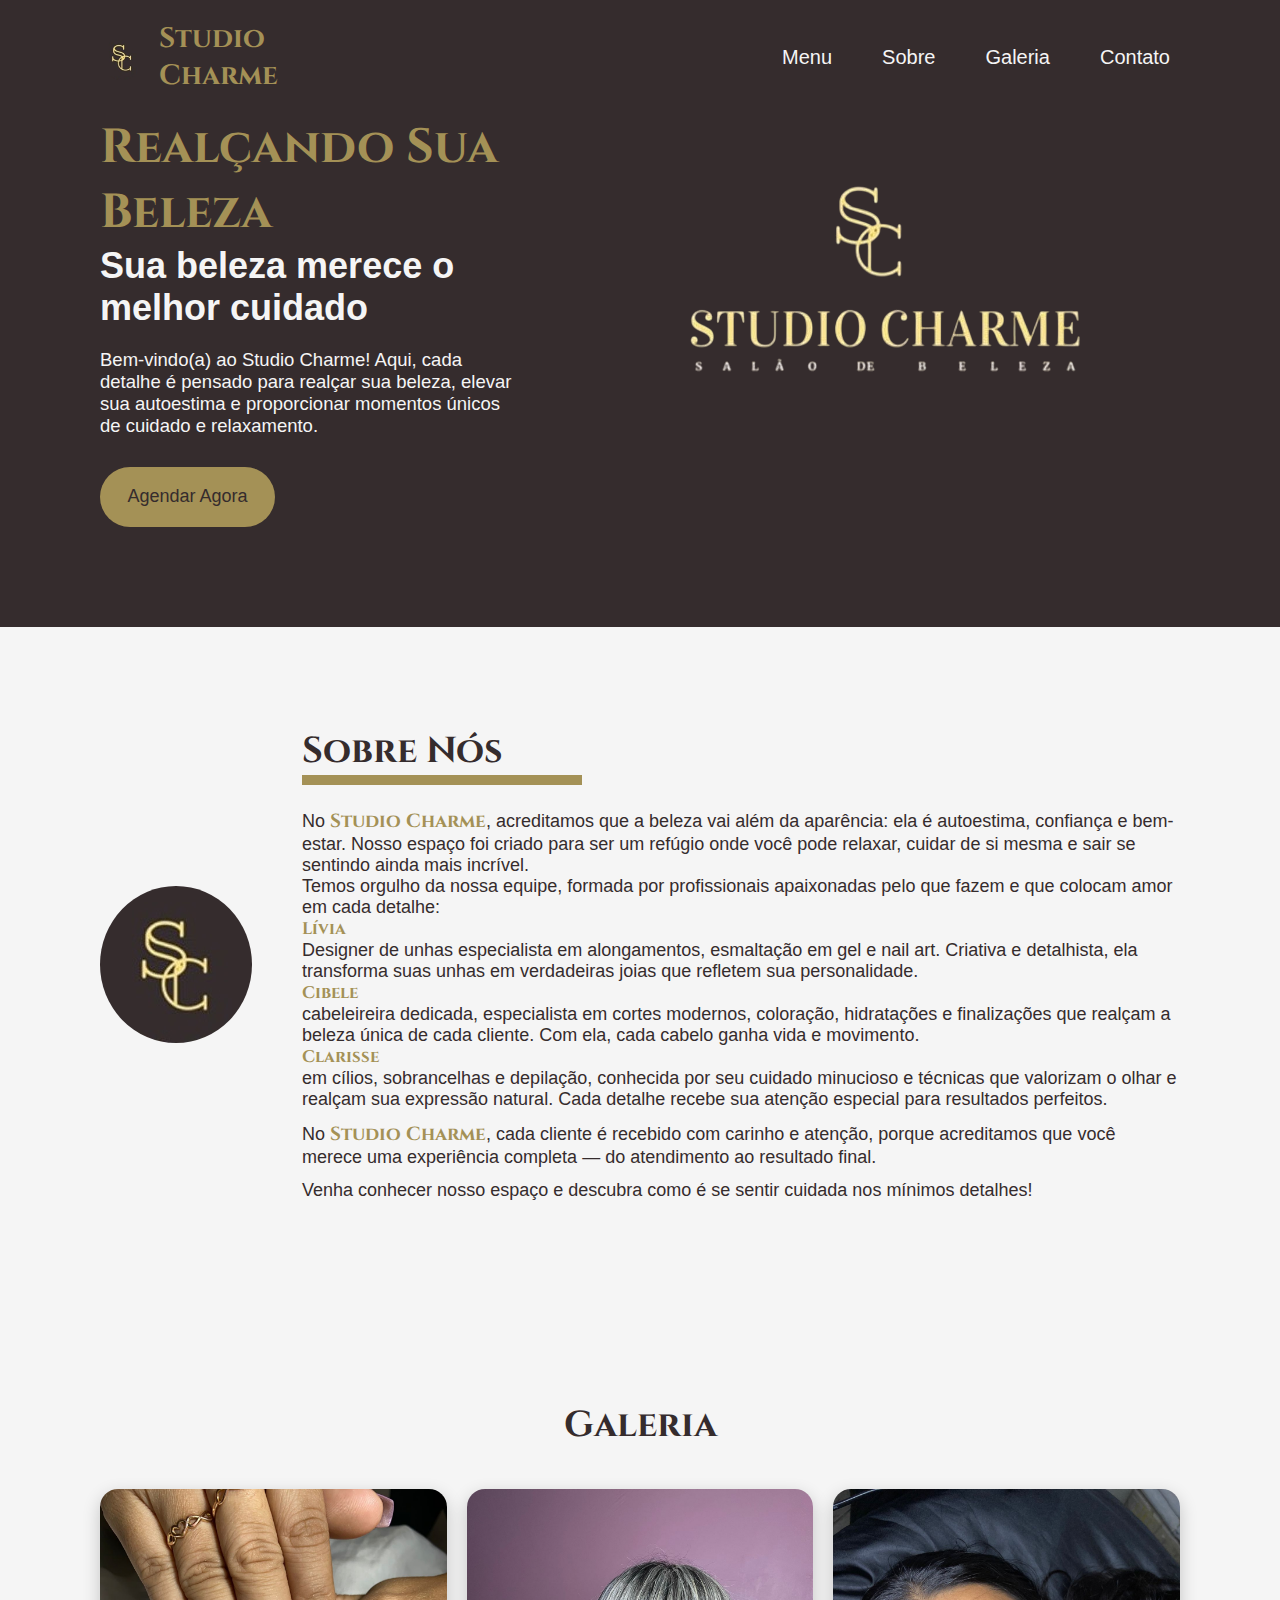
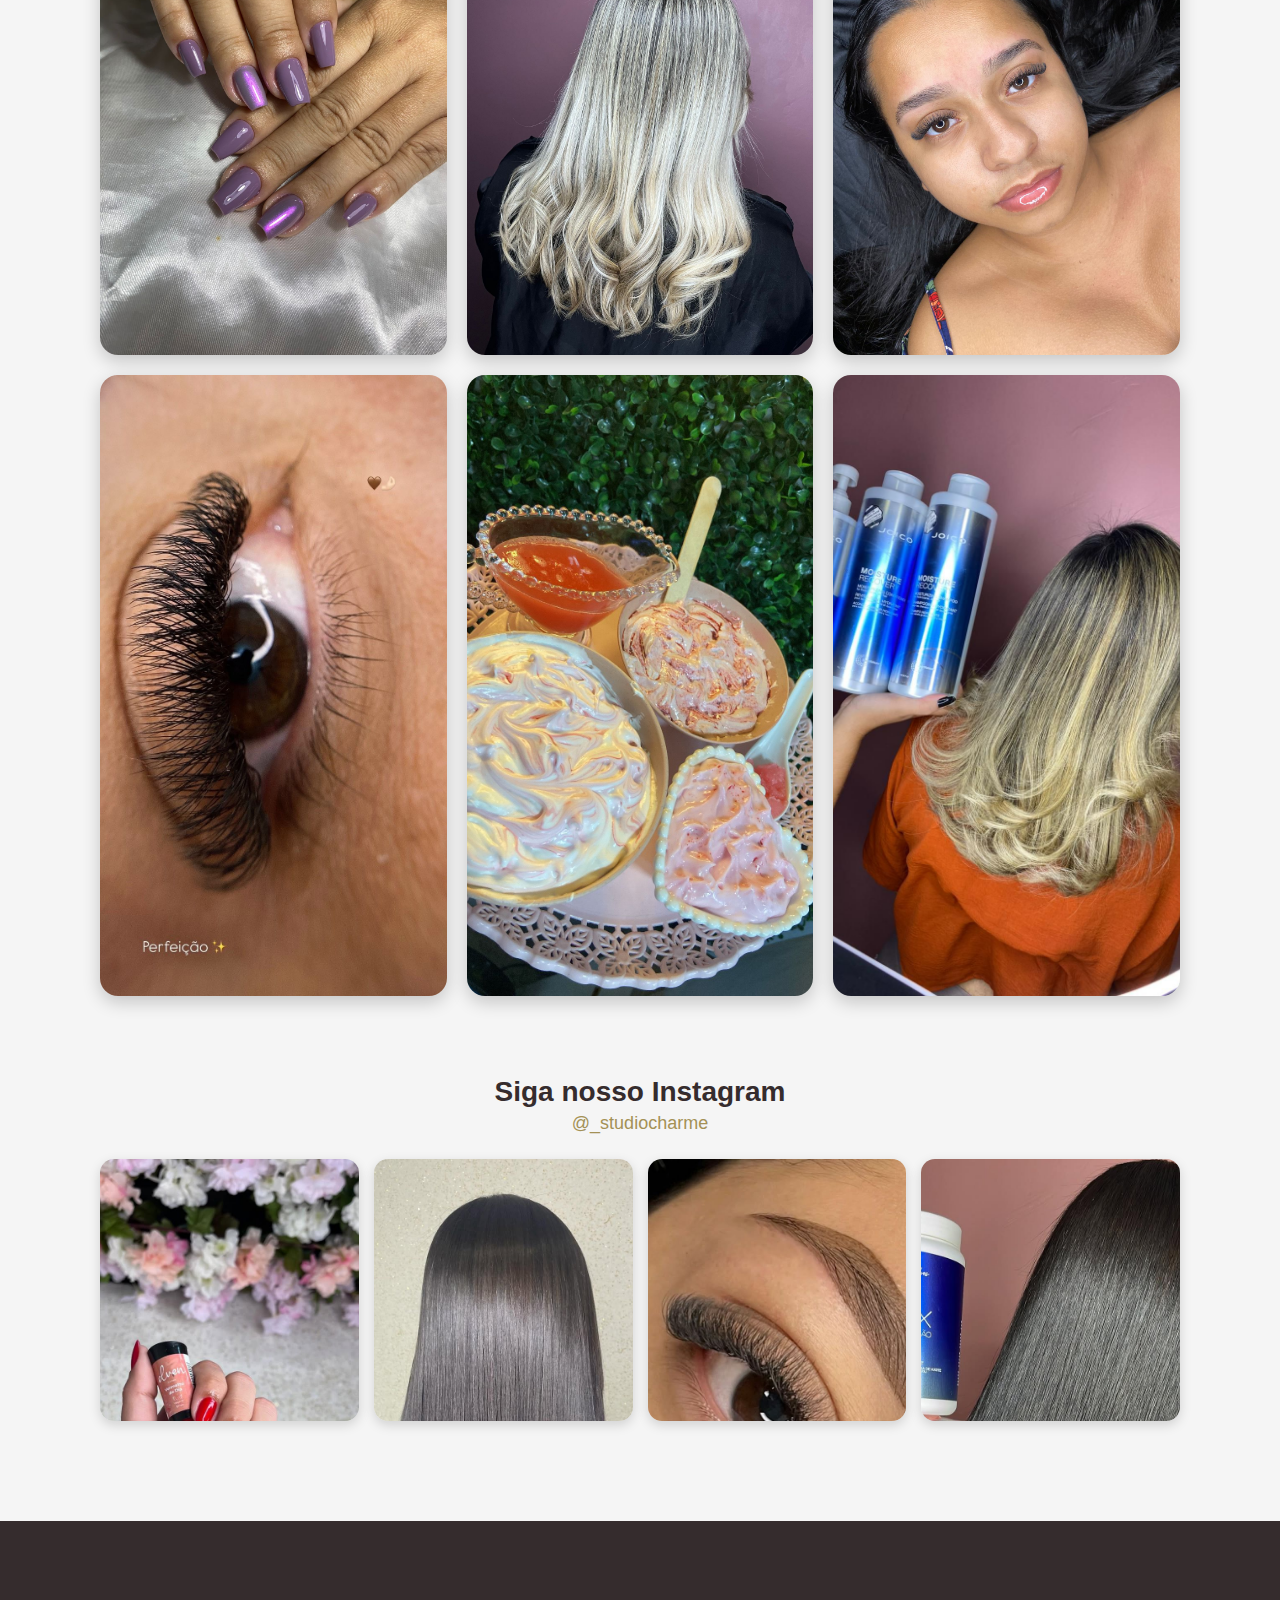
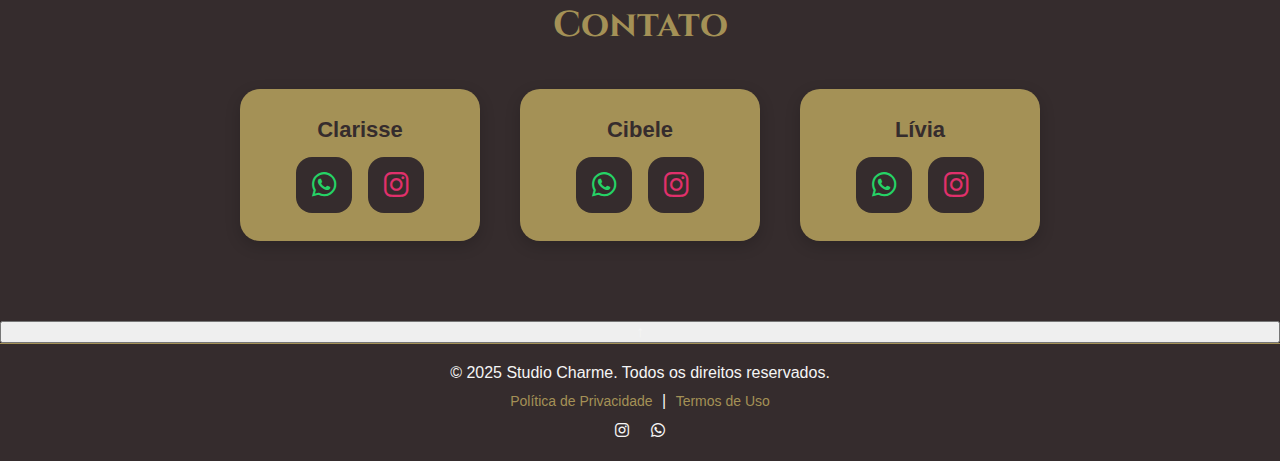
<file: index.html>
<!DOCTYPE html>
<html lang="pt-br">
<head>
    <meta charset="UTF-8">
    <meta name="viewport" content="width=device-width, initial-scale=1.0">
    <link rel="stylesheet" href="style.css">
    <title>Studio Charme</title>
    <link rel="icon" type="image/png" href="assets/SC.png" sizes="16x16 32x32 48x48 64x64 192x192">
    <!-- Fonte Cinzel para títulos/logo -->
    <link href="https://fonts.googleapis.com/css2?family=Cinzel:wght@400;700&display=swap" 
    rel="stylesheet">
    <link rel="stylesheet" href="https://cdnjs.cloudflare.com/ajax/libs/font-awesome/6.5.0/css/all.min.css">
</head>

<body>
    <header id="top">
    <nav>
        <ul class="logo">
            <li>
                <a href="#top">
                    <img src="assets/SC.png" alt="Logo Studio Charme - SC" class="logo-img">
                    <span class="logo-text">Studio Charme</span>
                </a>
            </li>
        </ul>
        <!-- Botão menu hamburguer -->
        <div class="menu-toggle" onclick="this.classList.toggle('active'); document.querySelector('.navigation').classList.toggle('open');">
          <span></span>
          <span></span>
          <span></span>
        </div>
        <ul class="navigation">
            <li><a href="#hero">Menu</a></li>
            <li><a href="#about">Sobre</a></li>
            <li><a href="#gallery">Galeria</a></li>
            <li><a href="#contact">Contato</a></li>
        </ul>
    </nav>
</header>
<main>
    <section class="hero" id="hero">
        <div>
            <h1>Realçando Sua Beleza</h1>
            <h2>Sua beleza merece o melhor cuidado</h2>
            <p>Bem-vindo(a) ao Studio Charme! Aqui, cada detalhe é pensado para realçar sua beleza, elevar sua autoestima e proporcionar momentos únicos de cuidado e relaxamento.</p>
            <button id="openBooking">Agendar Agora</button>
        </div>
        <img src="assets/studiocharme-Photoroom.png" alt="logo do salão">
    </section>
    <section class="about" id="about">
        <img src="assets/SC.png" alt="Logo Studio Charme - SC">
        
        <div>
            <h2>Sobre Nós</h2>
            <span></span>
            <p>No <strong class="destaque">Studio Charme</strong>, acreditamos que a beleza vai além da aparência: ela é autoestima, confiança e bem-estar. Nosso espaço foi criado para ser um refúgio onde você pode relaxar, cuidar de si mesma e sair se sentindo ainda mais incrível.</p>

            <p>Temos orgulho da nossa equipe, formada por profissionais apaixonadas pelo que fazem e que colocam amor em cada detalhe:</p>
     <ul>
            <li><strong class="destaque">Lívia</strong> <p>Designer de unhas especialista em alongamentos, esmaltação em gel e nail art. Criativa e detalhista, ela transforma suas unhas em verdadeiras joias que refletem sua personalidade.</p></li>
            <li><strong class="destaque">Cibele</strong><p>cabeleireira dedicada, especialista em cortes modernos, coloração, hidratações e finalizações que realçam a beleza única de cada cliente. Com ela, cada cabelo ganha vida e movimento.</p></li>
            <li><strong class="destaque">Clarisse</strong> <p>em cílios, sobrancelhas e depilação, conhecida por seu cuidado minucioso e técnicas que valorizam o olhar e realçam sua expressão natural. Cada detalhe recebe sua atenção especial para resultados perfeitos.</p></li> 
    </ul>

            <p>No <strong class="destaque">Studio Charme</strong>, cada cliente é recebido com carinho e atenção, porque acreditamos que você merece uma experiência completa — do atendimento ao resultado final.</p>

            <p>Venha conhecer nosso espaço e descubra como é se sentir cuidada nos mínimos detalhes!</p>
        </div>
    </section>

    <section class="gallery" id="gallery">
  <h2>Galeria</h2>
     
  <!-- Grid de fotos -->
  <div class="gallery-grid">
    <a href="#img1" class="gallery-item">
      <img src="./assets/unha.png" alt="Unhas decoradas por Lívia">
    </a>
    <a href="#img2" class="gallery-item">
      <img src="./assets/cabelo-loiro.png" alt="Corte de cabelo por Cibele">
    </a>
    <a href="#img3" class="gallery-item">
      <img src="./assets/cliente-cilios.png" alt="Sobrancelhas por Clarisse">
    </a>
    <a href="#img4" class="gallery-item">
      <img src="./assets/olhos.png" alt="Cilios por Clarisse">
    </a>
    <a href="#img5" class="gallery-item">
      <img src="./assets/banho-de-lua.png" alt="Banho de lua por clarisse">
    </a>
    <a href="#img6" class="gallery-item">
      <img src="./assets/coloracao.png" alt="Coloração de cabelo por cibele">
    </a>
  </div>

  <!-- Estilo Instagram embutido -->
  <div class="instagram-gallery">
    <h3>Siga nosso Instagram</h3>
    <p>@_studiocharme</p>
    <div class="insta-feed">
      <a href="https://www.instagram.com/p/DNJVZ5axSV3/?igsh=bXU0ODVmaXhobjk4" target="_blank">
        <img src="assets/insta1.jpg" alt="Post no Instagram">
      </a>
      <a href="https://www.instagram.com/p/DMJHQhJxQZR/?igsh=YWFsYm16cG1lOWlh" target="_blank">
        <img src="assets/insta2.jpg" alt="Post no Instagram">
      </a>
      <a href="https://www.instagram.com/p/DFNx-uMRTAN/?igsh=YzIzbmhkNTR6bHI5" target="_blank">
        <img src="assets/insta3.jpg" alt="Post no Instagram">
      </a>
      <a href="https://www.instagram.com/p/C_gakfcRBy-/?igsh=a2hwOGR2YWtucHE3" target="_blank">
        <img src="assets/insta4.jpg" alt="Post no Instagram">
      </a>
    </div>
  </div>

  <!-- Lightbox com navegação -->
<div id="img1" class="lightbox">
  <a href="#gallery" class="close">&times;</a>
  <a href="#img6" class="prev">&#10094;</a>
  <img src="./assets/unha.png" alt="Unhas decoradas por Lívia">
  <a href="#img2" class="next">&#10095;</a>
</div>

<div id="img2" class="lightbox">
  <a href="#gallery" class="close">&times;</a>
  <a href="#img1" class="prev">&#10094;</a>
  <img src="./assets/cabelo-loiro.png" alt="Corte de cabelo por Cibele">
  <a href="#img3" class="next">&#10095;</a>
</div>

<div id="img3" class="lightbox">
  <a href="#gallery" class="close">&times;</a>
  <a href="#img2" class="prev">&#10094;</a>
  <img src="./assets/cliente-cilios.png" alt="Sobrancelhas por Clarisse">
  <a href="#img4" class="next">&#10095;</a>
</div>

<div id="img4" class="lightbox">
  <a href="#gallery" class="close">&times;</a>
  <a href="#img3" class="prev">&#10094;</a>
  <img src="./assets/olhos.png" alt="Cilios por Clarisse">
  <a href="#img5" class="next">&#10095;</a>
</div>

<div id="img5" class="lightbox">
  <a href="#gallery" class="close">&times;</a>
  <a href="#img4" class="prev">&#10094;</a>
  <img src="./assets/banho-de-lua.png" alt="Banho de lua por clarisse">
  <a href="#img6" class="next">&#10095;</a>
</div>

<div id="img6" class="lightbox">
  <a href="#gallery" class="close">&times;</a>
  <a href="#img5" class="prev">&#10094;</a>
  <img src="./assets/coloracao.png" alt="Coloração de cabelo por cibele">
  <a href="#img1" class="next">&#10095;</a>
</div>
  
</section>

    <section class="contact" id="contact">
  <h2>Contato</h2>

  <div class="contact-cards">

    <div class="contact-card">
      <h3>Clarisse</h3>
      <div class="contact-actions">
        <a class="btn-icon whatsapp"
           href="https://wa.me/5585984560521"
           target="_blank" rel="noopener noreferrer"
           aria-label="WhatsApp da Clarisse">
          <i class="fa-brands fa-whatsapp"></i>
        </a>
        <a class="btn-icon instagram"
           href="https://www.instagram.com/beauty.clarissemendes"
           target="_blank" rel="noopener noreferrer"
           aria-label="Instagram da Clarisse">
          <i class="fa-brands fa-instagram"></i>
        </a>
      </div>
    </div>

    <div class="contact-card">
      <h3>Cibele</h3>
      <div class="contact-actions">
        <a class="btn-icon whatsapp"
           href="https://wa.me/5585987963037"
           target="_blank" rel="noopener noreferrer"
           aria-label="WhatsApp da Cibele">
          <i class="fa-brands fa-whatsapp"></i>
        </a>
        <a class="btn-icon instagram"
           href="https://www.instagram.com/_studiocharme"
           target="_blank" rel="noopener noreferrer"
           aria-label="Instagram da Cibele">
          <i class="fa-brands fa-instagram"></i>
        </a>
      </div>
    </div>

    <div class="contact-card">
      <h3>Lívia</h3>
      <div class="contact-actions">
        <a class="btn-icon whatsapp"
           href="https://wa.me/5585992029844"
           target="_blank" rel="noopener noreferrer"
           aria-label="WhatsApp da Lívia">
          <i class="fa-brands fa-whatsapp"></i>
        </a>
        <a class="btn-icon instagram"
           href="https://www.instagram.com/livianailsdesigner_1"
           target="_blank" rel="noopener noreferrer"
           aria-label="Instagram da Lívia">
          <i class="fa-brands fa-instagram"></i>
        </a>
      </div>
    </div>

  </div>
</section>
</main>
    

    <!-- Modal de Agendamento -->
    <div id="bookingModal" class="booking-modal" aria-hidden="true">
      <div class="booking-content" role="dialog" aria-modal="true" aria-labelledby="bookingTitle">
        <button class="booking-close" id="closeBooking" aria-label="Fechar">&times;</button>
        <h2 id="bookingTitle">Agendar Atendimento</h2>
        <p>Escolha o serviço, o dia e um horário disponível. Você confirmará via WhatsApp.</p>
        <form id="bookingForm">
          <div class="form-row">
            <label for="clientName">Seu nome</label>
            <input type="text" id="clientName" name="clientName" placeholder="Seu nome" required>
          </div>
          <div class="form-row">
            <label for="service">Serviço</label>
            <select id="service" name="service" required>
              <option value="" disabled selected>Selecione um serviço</option>
              <option value="Manicure & Pedicure">Manicure & Pedicure</option>
              <option value="Design de Sobrancelhas">Design de Sobrancelhas</option>
              <option value="Coloração">Coloração</option>
              <option value="Corte & Escova">Corte & Escova</option>
              <option value="Banho de Lua">Banho de Lua</option>
              <option value="Cílios">Cílios</option>
              <option value="Outro">Outro</option>
            </select>
          </div>
          
<div class="form-row" id="otherServiceRow" style="display:none;">
  <label for="otherService">Digite o serviço desejado</label>
  <input type="text" id="otherService" name="otherService" placeholder="Ex.: Tratamento especial">
</div>
          <div class="form-row two">
            <div>
              <label for="date">Data</label>
              <input type="date" id="date" name="date" required min="2025-08-25">
            </div>
            <div>
              <label for="time">Horário</label>
              <select id="time" name="time" required>
                <option value="" disabled selected>Selecione a data primeiro</option>
              </select>
            </div>
          </div>
          <div class="form-row">
            <label for="notes">Observações (opcional)</label>
            <textarea id="notes" name="notes" rows="3" placeholder="Ex.: Preferência de profissional, cor, etc."></textarea>
          </div>
          <button type="submit" class="booking-submit">Confirmar via WhatsApp</button>
          <p class="booking-hint">Ao confirmar, você será direcionada para o WhatsApp com os dados do agendamento.</p>
        </form>
      </div>
    </div>
<!-- Botão voltar ao topo -->
    <button id="backToTop" aria-label="Voltar ao topo">↑</button>

    <!-- Importa o JavaScript externo -->
    <script src="./script.js"></script>

</body>

<footer class="footer">
  <p>&copy; 2025 Studio Charme. Todos os direitos reservados.</p>

  <nav class="footer-links">
    <a href="politica_privacidade_final.html">Política de Privacidade</a> |
    <a href="termos_uso_final.html">Termos de Uso</a>
  </nav>

  <div class="footer-social">
    <a href="https://www.instagram.com/_studiocharme" target="_blank" aria-label="Instagram do Studio Charme">
      <i class="fa-brands fa-instagram"></i>
    </a>
    <a href="https://wa.me/5585987963037" target="_blank" aria-label="WhatsApp do Studio Charme">
      <i class="fa-brands fa-whatsapp"></i>
    </a>
  </div>
</footer>
</html>
</file>
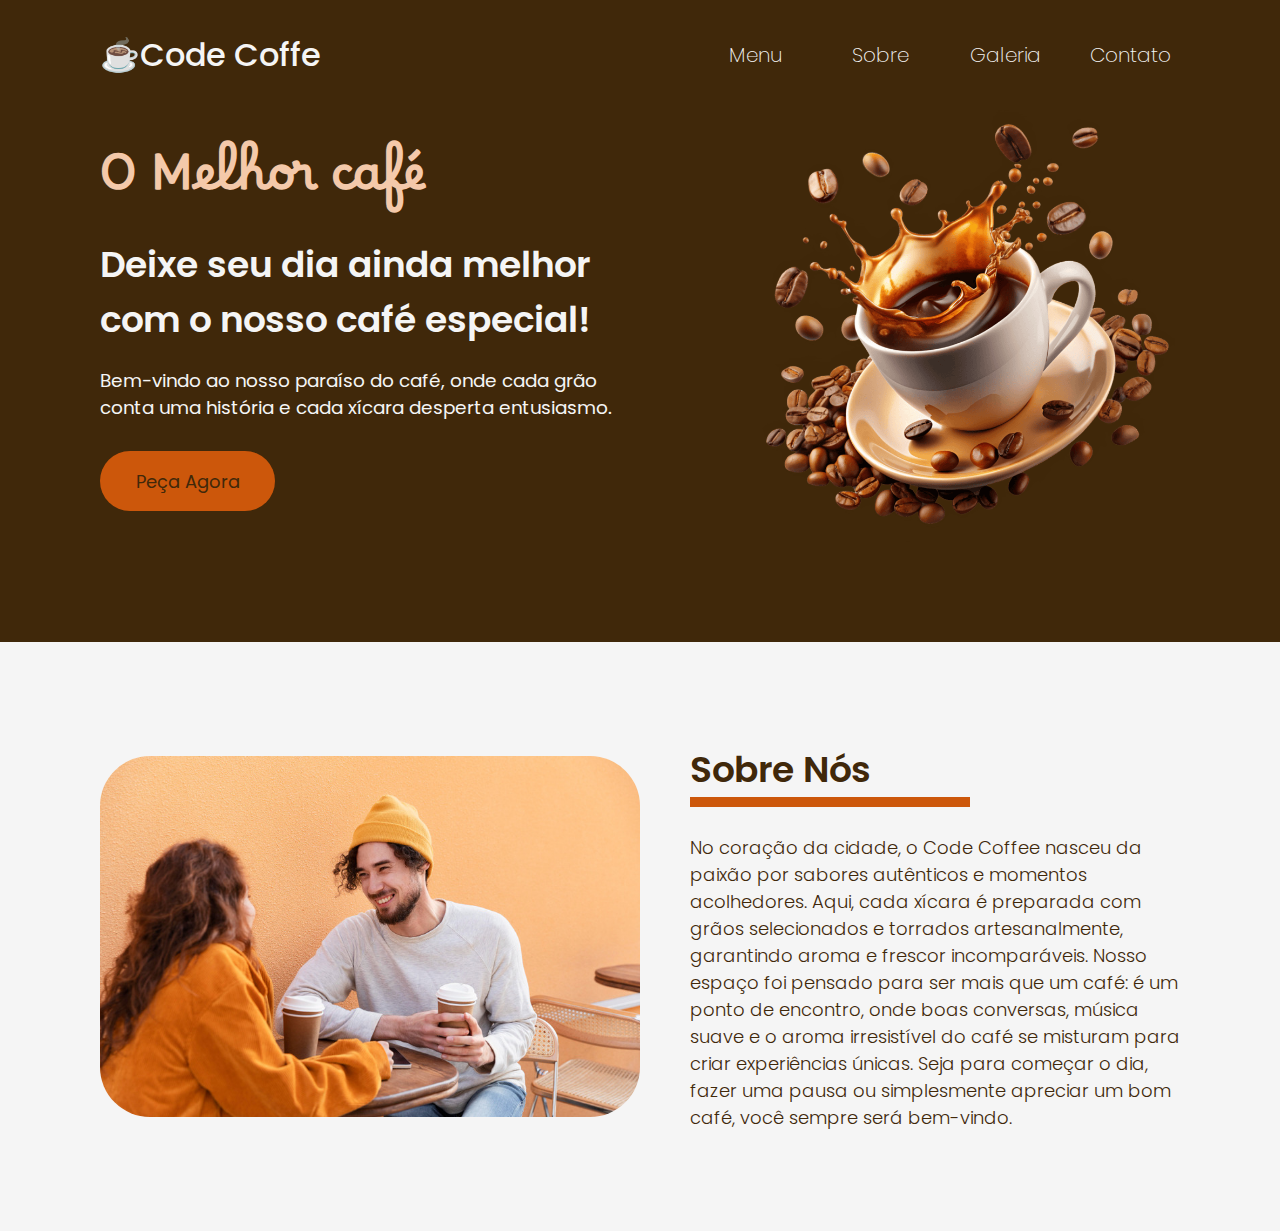
<file: code coffe/index.html>
<!DOCTYPE html>
<html lang="pt-br">
<head>
    <meta charset="UTF-8">
    <meta name="viewport" content="width=device-width, initial-scale=1.0">
    <link rel="stylesheet" href="./style.css">
    <title>Code Coffe</title>
</head>
<body>
    <header>
        <nav>
            <ul class="logo">
                <li><a href="#">☕Code Coffe</a></li>
           </ul>
           <ul class="navigation">
                <li><a href="#">Menu</a></li>
                <li><a href="#about">Sobre</a></li>
                <li><a href="#">Galeria</a></li>
                <li><a href="#">Contato</a></li>
           </ul>
        </nav>
    </header>
<main>
    <section class="hero">
        <div>
            <h1>O Melhor café</h1>
            <h2>Deixe seu dia ainda melhor com o nosso café especial!</h2>
            <p>Bem-vindo ao nosso paraíso do café, onde cada grão conta uma história e cada xícara desperta entusiasmo.</p>
            <button>Peça Agora</button>
        </div>
        <img src="./assets/coffee-hero-section.png" alt="xícara de café flutuante">
    </section>
    <section class="about" id="about">
        <img src="./assets/about-image.jpg" alt="duas pessoas tomando café e conversando">
        <div>
            <h2>Sobre Nós</h2>
            <span></span>
            <p>No coração da cidade, o Code Coffee nasceu da paixão por sabores autênticos e momentos acolhedores. Aqui, cada xícara é preparada com grãos selecionados e torrados artesanalmente, garantindo aroma e frescor incomparáveis. Nosso espaço foi pensado para ser mais que um café: é um ponto de encontro, onde boas conversas, música suave e o aroma irresistível do café se misturam para criar experiências únicas. Seja para começar o dia, fazer uma pausa ou simplesmente apreciar um bom café, você sempre será bem-vindo.</p>
        </div>
    </section>
</main>
    
</body>
</html>
</file>
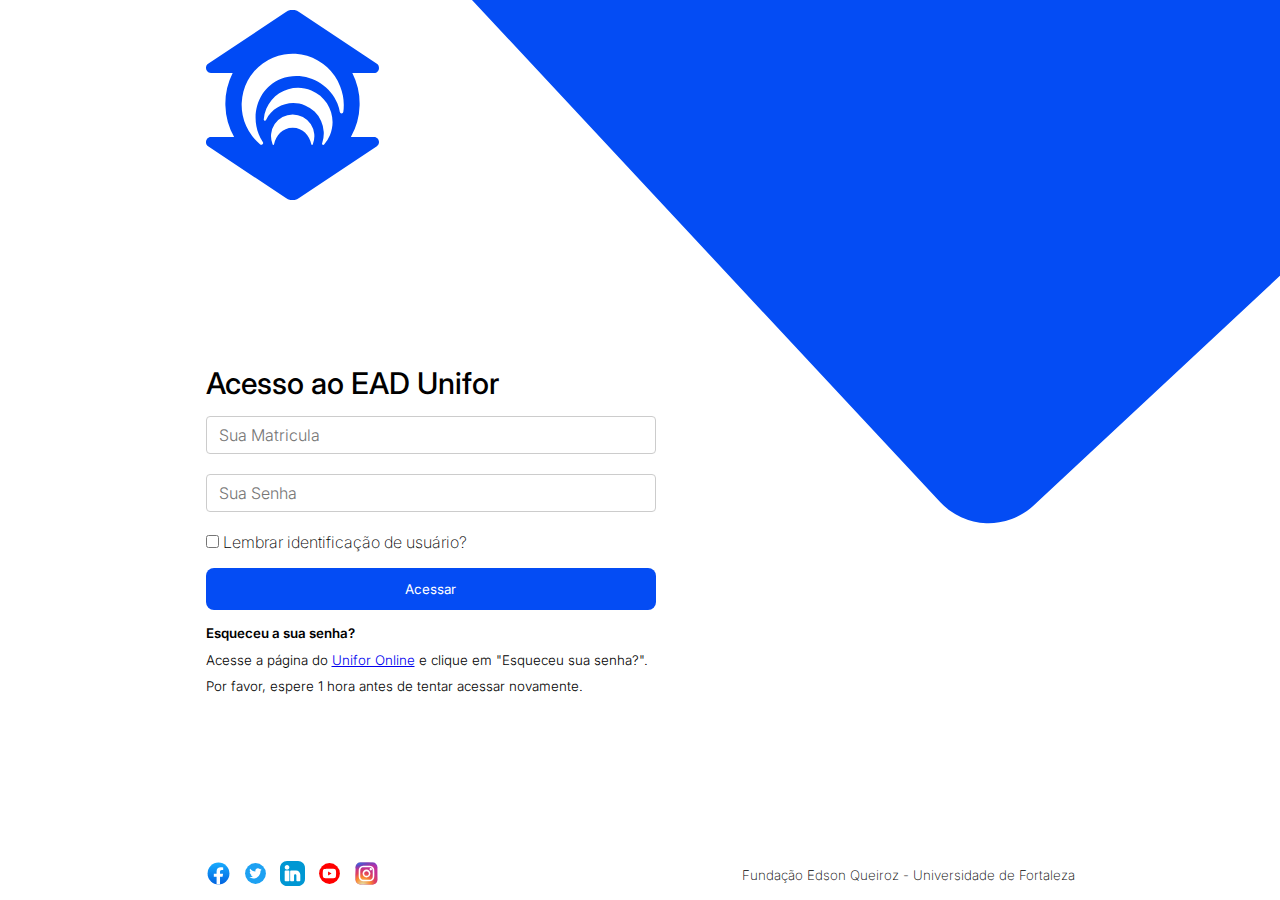
<file: ead unifor/index.html>
<!DOCTYPE html>
<html lang="pt-br">
<head>
    <meta charset="UTF-8">
    <meta name="viewport" content="width=device-width, initial-scale=1.0">
    <link rel="stylesheet" href="style.css">
    <title>EAD-UNIFOR</title>
</head>
<body>
    <header>
        <a href="#">
            <img src="./assets/icon-unifor.svg" alt="Logo Unifor EAD">
        </a>
    </header>
    <main>
        <form>
            <h1>Acesso ao EAD Unifor</h1>
            <div class="inserir">
                <input type="text" placeholder="Sua Matricula">
                <input type="password" placeholder="Sua Senha">
            </div>
            <div class="lembrar">
                <input type="checkbox">
                <label>Lembrar identificação de usuário? </label>
            </div>
            <div>
                <button>Acessar</button>
            </div>
            <div class="recuperar">
                <small>Esqueceu a sua senha?</small>
                <small>Acesse a página do <a href="https://uol.unifor.br/acesso/app/autenticacao/">Unifor Online</a> e clique em  "Esqueceu sua senha?".</small>
                <small>Por favor, espere 1 hora antes de tentar acessar novamente.</small>
            </div>
        </form>
    </main>


    <footer>

        <nav>
            <ul>
                <li><a href="https://www.facebook.com/">
                    <img src="./assets/facebook-1-svgrepo-com.svg" alt=" logo facebook">                    
                </a></li>
                <li><a href="https://x.com/">
                    <img src="./assets/twitter-svgrepo-com.svg" alt="logo x">
                </a></li>
                <li><a href="https://br.linkedin.com/?mcid=6821526239111716925&src=go-pa&trk=sem-ga_campid.12619604099_asid.149519181115_crid.725790844702_kw.linkedin_d.c_tid.kwd-148086543_n.g_mt.e_geo.9216766&cid=&gclsrc=aw.ds&gad_source=1&gad_campaignid=12619604099&gbraid=0AAAAABhL5JPitcVwaxS3acPUfQRmAoR62&gclid=Cj0KCQjw18bEBhCBARIsAKuAFEYGuScwABnuXHuhhilFUWMUgs8DoJ3RFLWzLVEK9PjkQcdATDCBnW0aAtyrEALw_wcB">
                    <img src="./assets/linkedin-linked-in-svgrepo-com.svg" alt="logo linkedin">
                </a></li>
                <li><a href="https://www.youtube.com/">
                    <img src="./assets/youtube-svgrepo-com.svg" alt="logo youtube">
                </a></li>
                <li><a href="https://www.instagram.com/">
                    <img src="./assets/instagram-1-svgrepo-com.svg" alt="logo instagram">
                </a></li>
            </ul>
        </nav>

        <Small>Fundação Edson Queiroz - Universidade de Fortaleza</Small>

    </footer>

    <div class="caixa">
        
    </div>


</body>
</html>
</file>
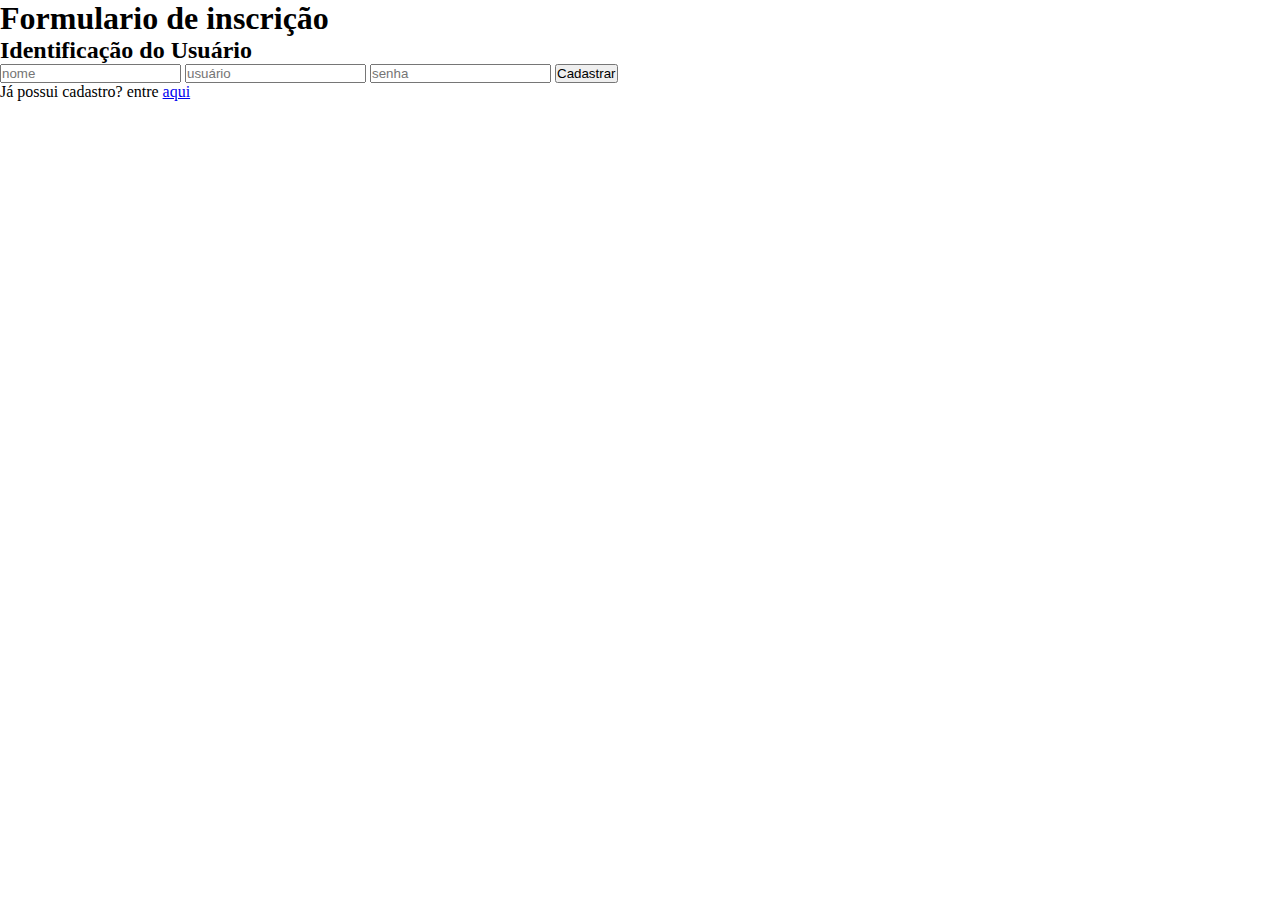
<file: ead unifor/TF/index.html>
<!DOCTYPE html>
<html lang="pt-br">
<head>
    <meta charset="UTF-8">
    <meta name="viewport" content="width=device-width, initial-scale=1.0">
    <title>Formulario</title>
    <link rel="stylesheet" href="style.css">
</head>
    <body>
        <header>
            <h1>Formulario de inscrição</h1>
        </header>
        <main>
            <form action="/enviar-termo" method="post"></form>
            <section class="form-section"></section>
            <h2>Identificação do Usuário</h2>
            <form action="/enviar-termo" method="post">
                <label for="nome"></label>
                <input type="text" id="nome" name="nome" placeholder="nome" required>

                <label for="usuário"></label>
                <input type="text" id="usuário" name="usuário" placeholder="usuário" required> 

                <label for="senha"></label>
                <input type="password" id="password" name="password" placeholder="senha" required>
           
                <input type="submit" value="Cadastrar">

                
            
        </main>
        <footer>
            <label for="cadastro">Já possui cadastro? entre <a href="link">aqui</a></label>
            
        </footer>

    
</body>

</html>
</file>
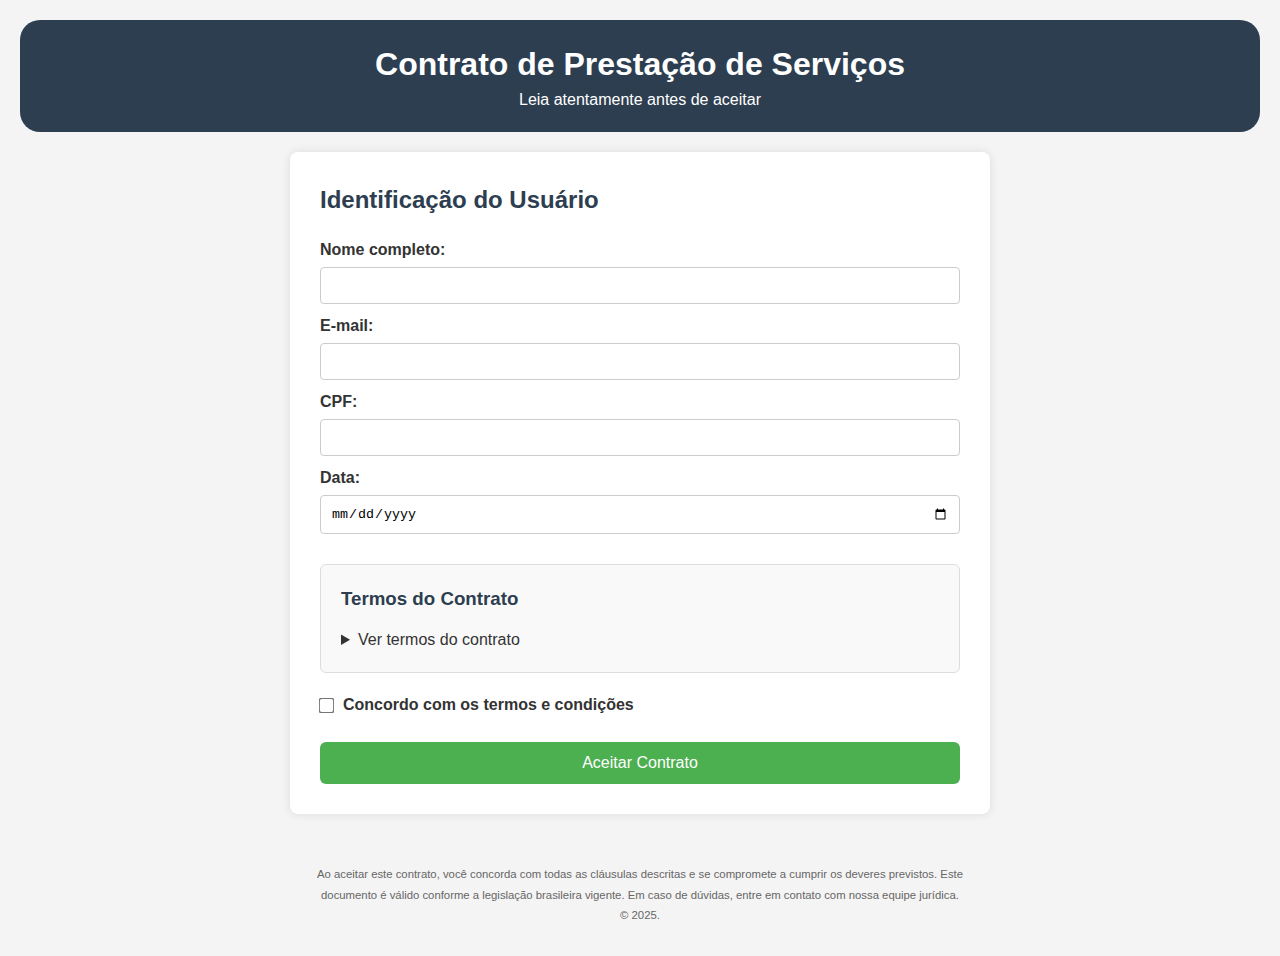
<file: contrato.html>
<!DOCTYPE html>
<html lang="pt-br">
    <head>
  <meta charset="UTF-8">
  <meta name="viewport" content="width=device-width, initial-scale=1.0">
  <title>Termo de Aceitação de Contrato</title>
  <link rel="stylesheet" href="contrato.css">
    </head>
<body>

  <header>
    <h1>Contrato de Prestação de Serviços</h1>
    <p>Leia atentamente antes de aceitar</p>
  </header>

  <main>
    <!--Organização do conteúdo:A section permite dividir o conteúdo de uma página web em blocos lógicos, facilitando a leitura e a compreensão do documento. -->
    <section class="form-section"></section>
      <h2>Identificação do Usuário</h2>
      <form action="/enviar-termo" method="post">
    <!--criar legendas ou rótulos:Acessibilidade:
Ao clicar na label, o usuário pode interagir com o campo de entrada associado, o que é especialmente útil para usuários com dificuldades motoras ou visuais. -->   
        <label for="nome">Nome completo:</label>
        <input type="text" id="nome" name="nome" required>

        <label for="email">E-mail:</label>
        <input type="email" id="email" name="email" required>

        <label for="cpf">CPF:</label>
        <input type="text" id="cpf" name="cpf" required>

        <label for="data">Data:</label>
        <input type="date" id="data" name="data" required>
            
            <article class="contrato">
                <h3>Termos do Contrato</h3>
                <details class="contrato">
                    <summary>Ver termos do contrato</summary>
                    <p>Este contrato tem como objetivo regulamentar os serviços prestados pela empresa <strong>[LB Developer LTDA]</strong> ao contratante, conforme as cláusulas descritas a seguir.</p>
                <ol>
          <li><strong>Objeto:</strong> Prestação de serviços de suporte técnico e consultoria especializada.</li>
          <li><strong>Prazo:</strong> O contrato tem validade de 12 meses a partir da assinatura.</li>
          <li><strong>Obrigações do Contratante:</strong> Fornecer informações precisas e colaborar com a execução do serviço.</li>
          <li><strong>Obrigações da Contratada:</strong> Prestar os serviços acordados com qualidade e dentro dos prazos estabelecidos.</li>
          <li><strong>Pagamento:</strong> O pagamento será realizado mensalmente até o dia 10 de cada mês.</li>
          <li><strong>Rescisão:</strong> Qualquer das partes pode rescindir o contrato com aviso prévio de 30 dias.</li>
    
                 </ol>
      </article>


        <label class="checkbox">
          <input type="checkbox" id="aceite" name="aceite" required>
          Concordo com os termos e condições  
          </label>

        <input type="submit" value="Aceitar Contrato">
      </form>
    </section>
  </main>

  <footer>
    <small>
      Ao aceitar este contrato, você concorda com todas as cláusulas descritas e se compromete a cumprir os deveres previstos. 
      Este documento é válido conforme a legislação brasileira vigente. Em caso de dúvidas, entre em contato com nossa equipe jurídica.
    </small> <br>
        <small>&copy; 2025.</small>
  </footer>

</body>
</html>
</file>
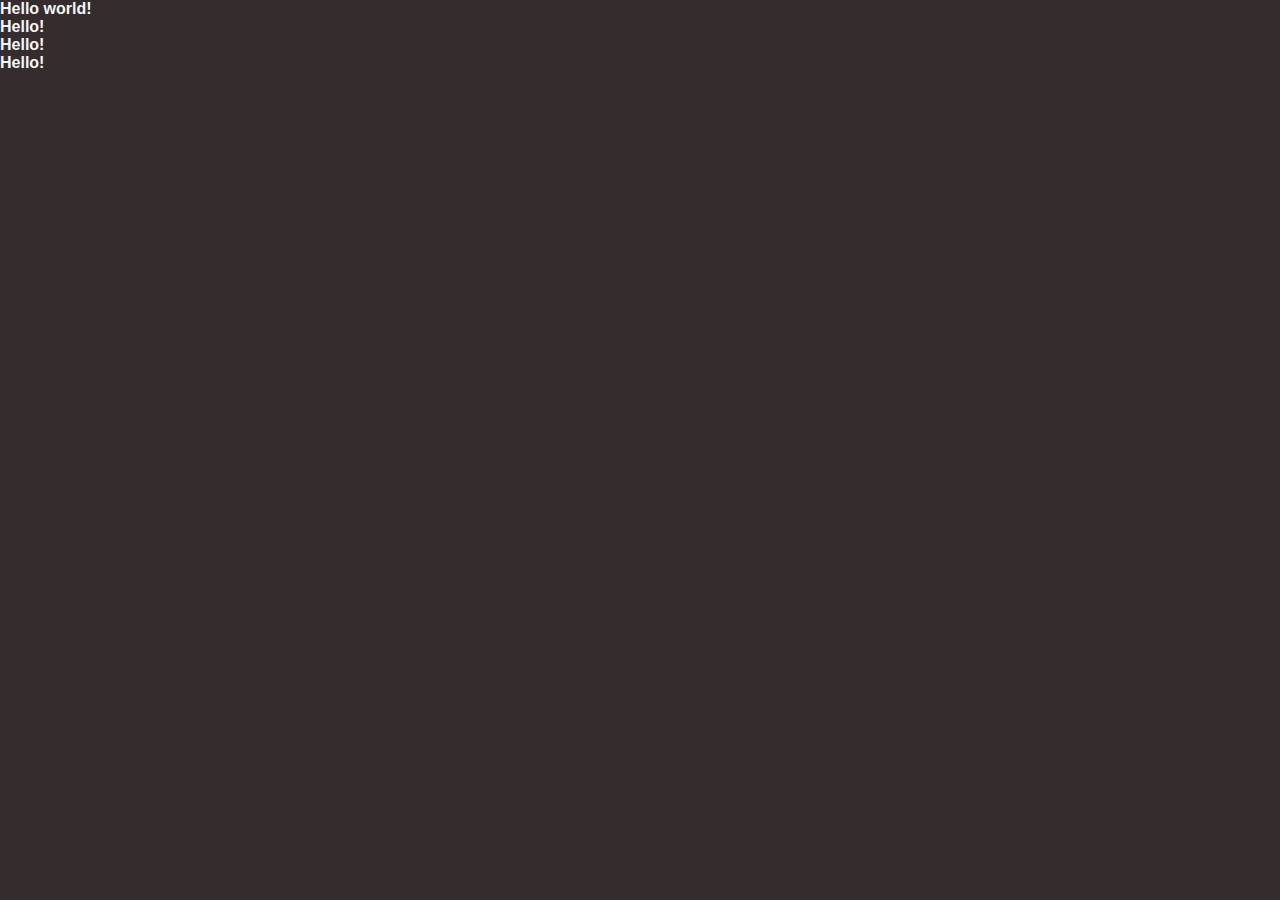
<file: css.html>
<!DOCTYPE html>
<html lang="pt_BR">
<head>
    <meta charset="UTF-8">
    <meta name="viewport" content="width=device-width, initial-scale=1.0">
    <title>CSS</title>
    <link rel="stylesheet" href="./style.css">
</head>
<body>
    <h1>Hello world!</h1>
    <h2 class="titulo">Hello!</h2>
    <h2 class="titulo texto">Hello!</h2>
    <h3 id="titulo-principal">Hello!</h3> <!--o id so pode existir 1-->
</body>
</html>
</file>
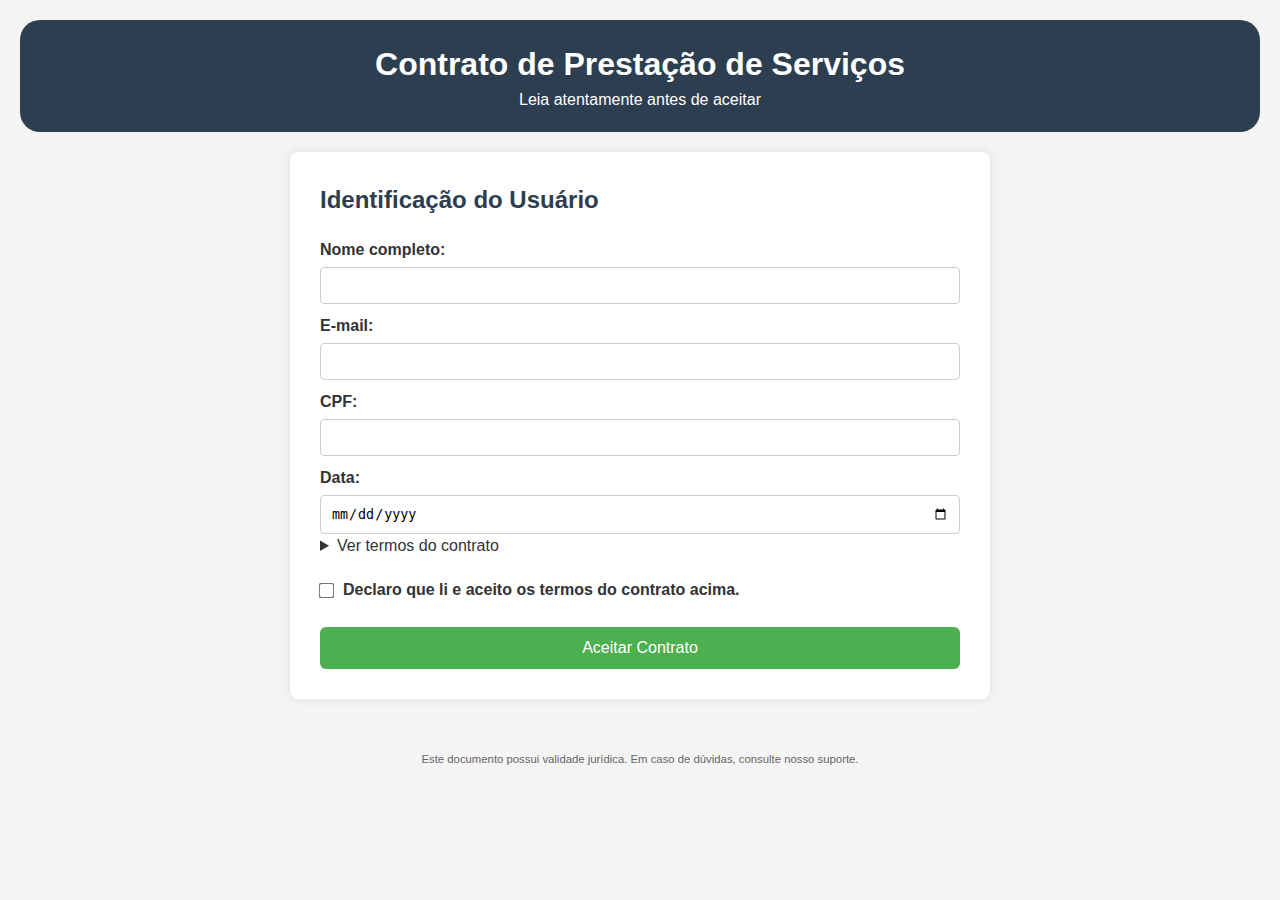
<file: form2.html>
<!DOCTYPE html>
<html lang="pt-br">
<head>
  <meta charset="UTF-8" />
  <meta name="viewport" content="width=device-width, initial-scale=1.0" />
  <title>Termo de Aceitação de Contrato</title>
  <link rel="stylesheet" href="contrato.css" />
</head>
<body>

  <header>
    <h1>Contrato de Prestação de Serviços</h1>
    <p>Leia atentamente antes de aceitar</p>
  </header>

  <main>
    <section class="form-section">
      <h2>Identificação do Usuário</h2>
      <form action="/enviar-termo" method="post">
        <label for="nome">Nome completo:</label>
        <input type="text" id="nome" name="nome" required>

        <label for="email">E-mail:</label>
        <input type="email" id="email" name="email" required>

        <label for="cpf">CPF:</label>
        <input type="text" id="cpf" name="cpf" required>

        <label for="data">Data:</label>
        <input type="date" id="data" name="data" required>

        <details class="contrato">
          <summary>Ver termos do contrato</summary>
          <article>
            <h3>Termos do Contrato</h3>
            <p>Este contrato tem como objetivo regulamentar os serviços prestados pela empresa [NOME DA EMPRESA] ao contratante.</p>
            <ol>
              <li><strong>Objeto:</strong> Prestação de serviços de suporte técnico e consultoria.</li>
              <li><strong>Prazo:</strong> Validade de 12 meses a partir da assinatura.</li>
              <li><strong>Obrigações do Contratante:</strong> Fornecer informações precisas.</li>
              <li><strong>Obrigações da Contratada:</strong> Prestar serviços com qualidade.</li>
              <li><strong>Pagamento:</strong> Mensal, até o dia 10.</li>
              <li><strong>Rescisão:</strong> Aviso prévio de 30 dias.</li>
              <li><strong>Foro:</strong> Comarca de [CIDADE].</li>
            </ol>
          </article>
        </details>

        <label class="checkbox">
          <input type="checkbox" id="aceite" name="aceite" required>
          Declaro que li e aceito os termos do contrato acima.
        </label>

        <input type="submit" value="Aceitar Contrato">
      </form>
    </section>
  </main>

  <footer>
    <small>
      Este documento possui validade jurídica. Em caso de dúvidas, consulte nosso suporte.
    </small>
  </footer>

</body>
</html>
</file>
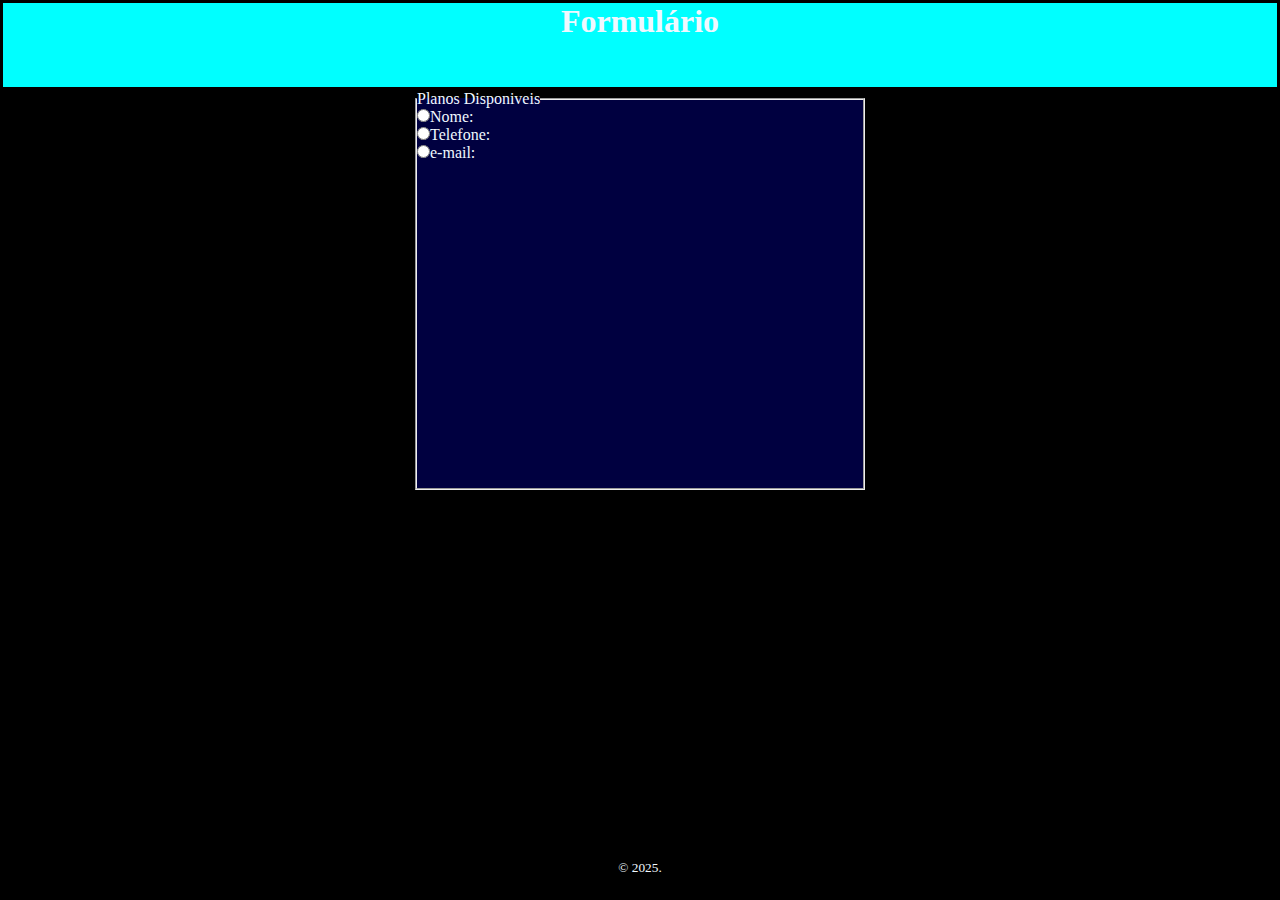
<file: formulario.html>
<!DOCTYPE html>
<html lang="pt-br">
<head>
    <meta charset="UTF-8">
    <meta name="viewport" content="width=device-width, initial-scale=1.0">
    <title>formulário</title>
    <link rel="stylesheet" href="styler.css">
</head>
    <body>
        <header>
            <h1>Formulário</h1>
        </header>
        <main>
            <form>
              <fieldset>
                    <legend>Planos Disponiveis</legend>
                    
                        <input type="radio">Nome: <br>
                        <input type="radio">Telefone: <br>
                        <input type="radio">e-mail: <br>
              </fieldset>   
    
            </form>
        </main>
        <footer>
            <small>&copy; 2025.</small>
        </footer>
    </body>
</html>
</file>
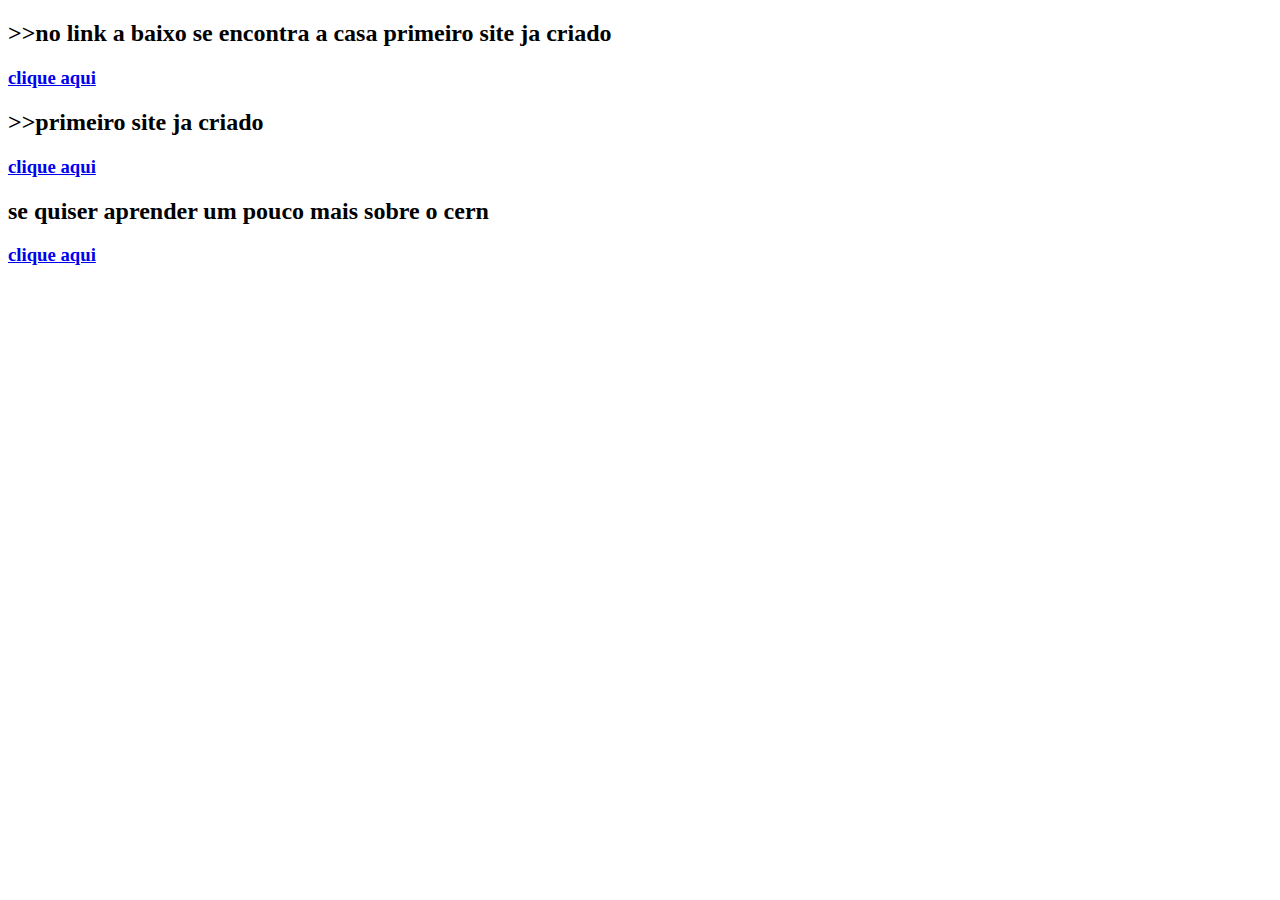
<file: indexs.html>
<!DOCTYPE html>
<html lang="pt-br">
<head>
    <meta charset="UTF-8">
    <meta name="viewport" content="width=device-width, initial-scale=1.0">
    <title>Curiosidades</title>
</head>
<body>
    <p><h2>>>no link a baixo se encontra a casa primeiro site ja criado</h2></p>
    <a href="http://info.cern.ch"><h3>clique aqui</h3></a>
    <p><h2>>>primeiro site ja criado</h2></p>
    <a href="http://info.cern.ch/hypertext/WWW/TheProject.html"><h3>clique aqui</h3></a>
    <p><h2>se quiser aprender um pouco mais sobre o cern</h2></p>
    <a href="https://home.web.cern.ch/about"><h3>clique aqui</h3></a>
</body>
</html>
</file>
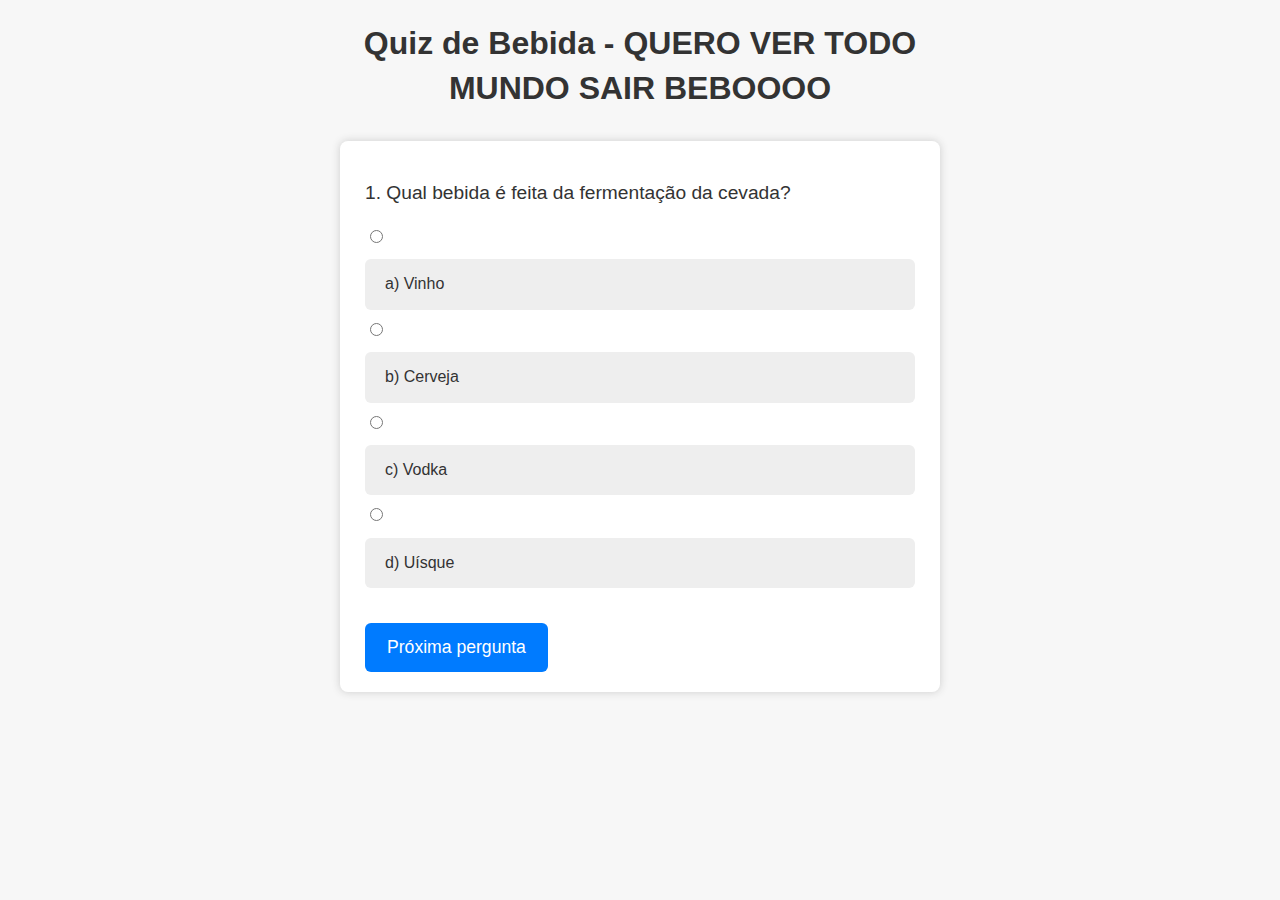
<file: quiz de bebida.html>
<!DOCTYPE html>
<html lang="pt-BR">
<head>
<meta charset="UTF-8" />
<meta name="viewport" content="width=device-width, initial-scale=1" />
<title>Quiz de Bebida - 10 Perguntas</title>
<link rel="stylesheet" href="quiz de bebida.css" />
</head>
<body>

<h1>Quiz de Bebida - QUERO VER TODO MUNDO SAIR BEBOOOO</h1>

<!-- Inputs controle para navegação entre perguntas -->
<input type="radio" name="quiz-slide" id="q1" checked />
<input type="radio" name="quiz-slide" id="q2" />
<input type="radio" name="quiz-slide" id="q3" />
<input type="radio" name="quiz-slide" id="q4" />
<input type="radio" name="quiz-slide" id="q5" />
<input type="radio" name="quiz-slide" id="q6" />
<input type="radio" name="quiz-slide" id="q7" />
<input type="radio" name="quiz-slide" id="q8" />
<input type="radio" name="quiz-slide" id="q9" />
<input type="radio" name="quiz-slide" id="q10" />

<!-- Pergunta 1 -->
<div class="question-slide" id="slide1">
  <p>1. Qual bebida é feita da fermentação da cevada?</p>
  
  <input type="radio" name="answer1" id="q1a1" class="answer answer-wrong" />
  <label class="option" for="q1a1">a) Vinho</label>
  
  <input type="radio" name="answer1" id="q1a2" class="answer answer-correct" />
  <label class="option" for="q1a2">b) Cerveja</label>
  
  <input type="radio" name="answer1" id="q1a3" class="answer answer-wrong" />
  <label class="option" for="q1a3">c) Vodka</label>
  
  <input type="radio" name="answer1" id="q1a4" class="answer answer-wrong" />
  <label class="option" for="q1a4">d) Uísque</label>

  <div class="feedback-correct">Acertou! Beba 1 shot de cerveja 🍺</div>
  <div class="feedback-wrong">Errou! Beba 2 shots de cachaça 🥃🥃</div>

  <label class="next-label" for="q2">Próxima pergunta</label>
</div>

<!-- Pergunta 2 -->
<div class="question-slide" id="slide2">
  <p>2. Qual bebida é feita da destilação da cana-de-açúcar?</p>

  <input type="radio" name="answer2" id="q2a1" class="answer answer-correct" />
  <label class="option" for="q2a1">a) Cachaça</label>

  <input type="radio" name="answer2" id="q2a2" class="answer answer-wrong" />
  <label class="option" for="q2a2">b) Vinho</label>

  <input type="radio" name="answer2" id="q2a3" class="answer answer-wrong" />
  <label class="option" for="q2a3">c) Vodka</label>

  <input type="radio" name="answer2" id="q2a4" class="answer answer-wrong" />
  <label class="option" for="q2a4">d) Rum</label>

  <div class="feedback-correct">Acertou! Beba 2 shots de cachaça 🥃🥃</div>
  <div class="feedback-wrong">Errou! Beba 1 shot de cachaça 🥃</div>

  <label class="next-label" for="q3">Próxima pergunta</label>
</div>

<!-- Pergunta 3 -->
<div class="question-slide" id="slide3">
  <p>3. Qual bebida é tradicional do México e feita com agave?</p>

  <input type="radio" name="answer3" id="q3a1" class="answer answer-wrong" />
  <label class="option" for="q3a1">a) Rum</label>

  <input type="radio" name="answer3" id="q3a2" class="answer answer-correct" />
  <label class="option" for="q3a2">b) Tequila</label>

  <input type="radio" name="answer3" id="q3a3" class="answer answer-wrong" />
  <label class="option" for="q3a3">c) Vodka</label>

  <input type="radio" name="answer3" id="q3a4" class="answer answer-wrong" />
  <label class="option" for="q3a4">d) Uísque</label>

  <div class="feedback-correct">Acertou! Beba 1 shot de tequila 🍹</div>
  <div class="feedback-wrong">Errou! Beba 2 shots de cachaça 🥃🥃</div>

  <label class="next-label" for="q4">Próxima pergunta</label>
</div>

<!-- Pergunta 4 -->
<div class="question-slide" id="slide4">
  <p>4. Qual é o principal ingrediente da cachaça?</p>

  <input type="radio" name="answer4" id="q4a1" class="answer answer-correct" />
  <label class="option" for="q4a1">a) Cana-de-açúcar</label>

  <input type="radio" name="answer4" id="q4a2" class="answer answer-wrong" />
  <label class="option" for="q4a2">b) Milho</label>

  <input type="radio" name="answer4" id="q4a3" class="answer answer-wrong" />
  <label class="option" for="q4a3">c) Uva</label>

  <input type="radio" name="answer4" id="q4a4" class="answer answer-wrong" />
  <label class="option" for="q4a4">d) Cevada</label>

  <div class="feedback-correct">Acertou! Beba 2 shots de cachaça 🥃🥃</div>
  <div class="feedback-wrong">Errou! Beba 1 shot de cachaça 🥃</div>

  <label class="next-label" for="q5">Próxima pergunta</label>
</div>

<!-- Pergunta 5 -->
<div class="question-slide" id="slide5">
  <p>5. Qual bebida é conhecida por ser servida em canecas geladas e ter muita espuma?</p>

  <input type="radio" name="answer5" id="q5a1" class="answer answer-correct" />
  <label class="option" for="q5a1">a) Cerveja</label>

  <input type="radio" name="answer5" id="q5a2" class="answer answer-wrong" />
  <label class="option" for="q5a2">b) Vinho</label>

  <input type="radio" name="answer5" id="q5a3" class="answer answer-wrong" />
  <label class="option" for="q5a3">c) Vodka</label>

  <input type="radio" name="answer5" id="q5a4" class="answer answer-wrong" />
  <label class="option" for="q5a4">d) Uísque</label>

  <div class="feedback-correct">Acertou! Beba 1 shot de cerveja 🍺</div>
  <div class="feedback-wrong">Errou! Beba 2 shots de cachaça 🥃🥃</div>

  <label class="next-label" for="q6">Próxima pergunta</label>
</div>

<!-- Pergunta 6 -->
<div class="question-slide" id="slide6">
  <p>6. O que é “shot” em termos de bebida?</p>

  <input type="radio" name="answer6" id="q6a1" class="answer answer-wrong" />
  <label class="option" for="q6a1">a) Um tipo de copo grande</label>

  <input type="radio" name="answer6" id="q6a2" class="answer answer-correct" />
  <label class="option" for="q6a2">b) Pequena dose de bebida para beber rápido</label>

  <input type="radio" name="answer6" id="q6a3" class="answer answer-wrong" />
  <label class="option" for="q6a3">c) Bebida sem álcool</label>

  <input type="radio" name="answer6" id="q6a4" class="answer answer-wrong" />
  <label class="option" for="q6a4">d) Drink com frutas</label>

  <div class="feedback-correct">Acertou! Beba 2 shots de cachaça 🥃🥃</div>
  <div class="feedback-wrong">Errou! Beba 1 shot de cachaça 🥃</div>

  <label class="next-label" for="q7">Próxima pergunta</label>
</div>

<!-- Pergunta 7 -->
<div class="question-slide" id="slide7">
  <p>7. Qual é a bebida tradicionalmente associada à Oktoberfest?</p>

  <input type="radio" name="answer7" id="q7a1" class="answer answer-correct" />
  <label class="option" for="q7a1">a) Cerveja</label>

  <input type="radio" name="answer7" id="q7a2" class="answer answer-wrong" />
  <label class="option" for="q7a2">b) Tequila</label>

  <input type="radio" name="answer7" id="q7a3" class="answer answer-wrong" />
  <label class="option" for="q7a3">c) Vodka</label>

  <input type="radio" name="answer7" id="q7a4" class="answer answer-wrong" />
  <label class="option" for="q7a4">d) Cachaça</label>

  <div class="feedback-correct">Acertou! Beba 1 shot de cerveja 🍺</div>
  <div class="feedback-wrong">Errou! Beba 2 shots de cachaça 🥃🥃</div>

  <label class="next-label" for="q8">Próxima pergunta</label>
</div>

<!-- Pergunta 8 -->
<div class="question-slide" id="slide8">
  <p>8. Qual bebida é feita com uvas fermentadas?</p>

  <input type="radio" name="answer8" id="q8a1" class="answer answer-wrong" />
  <label class="option" for="q8a1">a) Cerveja</label>

  <input type="radio" name="answer8" id="q8a2" class="answer answer-correct" />
  <label class="option" for="q8a2">b) Vinho</label>

  <input type="radio" name="answer8" id="q8a3" class="answer answer-wrong" />
  <label class="option" for="q8a3">c) Cachaça</label>

  <input type="radio" name="answer8" id="q8a4" class="answer answer-wrong" />
  <label class="option" for="q8a4">d) Rum</label>

  <div class="feedback-correct">Acertou! Beba 2 shots de cachaça 🥃🥃</div>
  <div class="feedback-wrong">Errou! Beba 1 shot de cachaça 🥃</div>

  <label class="next-label" for="q9">Próxima pergunta</label>
</div>

<!-- Pergunta 9 -->
<div class="question-slide" id="slide9">
  <p>9. Qual bebida é tradicionalmente feita com batata ou cereais fermentados?</p>

  <input type="radio" name="answer9" id="q9a1" class="answer answer-wrong" />
  <label class="option" for="q9a1">a) Rum</label>

  <input type="radio" name="answer9" id="q9a2" class="answer answer-wrong" />
  <label class="option" for="q9a2">b) Tequila</label>

  <input type="radio" name="answer9" id="q9a3" class="answer answer-correct" />
  <label class="option" for="q9a3">c) Vodka</label>

  <input type="radio" name="answer9" id="q9a4" class="answer answer-wrong" />
  <label class="option" for="q9a4">d) Cachaça</label>

  <div class="feedback-correct">Acertou! Beba 1 shot de vodka 🍸</div>
  <div class="feedback-wrong">Errou! Beba 2 shots de cachaça 🥃🥃</div>

  <label class="next-label" for="q10">Próxima pergunta</label>
</div>

<!-- Pergunta 10 -->
<div class="question-slide" id="slide10">
  <p>10. Qual bebida é feita com melaço e muito associada ao Caribe?</p>

  <input type="radio" name="answer10" id="q10a1" class="answer answer-wrong" />
  <label class="option" for="q10a1">a) Vodka</label>

  <input type="radio" name="answer10" id="q10a2" class="answer answer-wrong" />
  <label class="option" for="q10a2">b) Tequila</label>

  <input type="radio" name="answer10" id="q10a3" class="answer answer-correct" />
  <label class="option" for="q10a3">c) Rum</label>

  <input type="radio" name="answer10" id="q10a4" class="answer answer-wrong" />
  <label class="option" for="q10a4">d) Cerveja</label>

  <div class="feedback-correct">Acertou! Beba 1 shot de rum 🥃</div>
  <div class="feedback-wrong">Errou! Beba 2 shots de cachaça 🥃🥃</div>

  <label class="next-label" for="q1">Voltar para a primeira pergunta</label>
</div>

</body>
</html>
</file>
<file: code coffe/style.css>
@import url('https://fonts.googleapis.com/css2?family=Borel&family=Poppins:ital,wght@0,100;0,200;0,300;0,400;0,500;0,600;0,700;0,800;0,900;1,100;1,200;1,300;1,400;1,500;1,600;1,700;1,800;1,900&display=swap');
* {
    margin: 0;
    padding: 0;
    box-sizing: border-box;
    list-style: none;
    text-decoration: none;
    color: #f5f5f5;
    font-family: "poppins",sans-serif;
    font-size: 16px;
}

html, body {
    height: 100%;
    scroll-behavior: smooth;
}

header nav {
    background-color: #40280a;
    padding: 30px 100px;
    display: flex;
    justify-content: space-between;
    align-items: center;

}

header nav ul{
    display: flex;
    gap: 25px;
    }

header nav .logo li a {
    font-size: 32px;
    font-weight: 500;
}

header nav .navigation li { 
    width: 100px;
    text-align: center;
    border-radius: 5px;
    transition: 0.8s;
}

header nav .navigation li a {   
    display: block;
    padding: 10px;
    font-size: 20px;
    font-weight: 200;
}

header nav .navigation li:hover {
    background-color: #9b5c42;
}

main .hero {
    background-color: #40280a;
    padding: 0 100px 100px;
    display: flex;
    justify-content: space-between;
    align-items: center;
    gap: 25px;
}

main .hero div {
    width: 50%;
}

main .hero div h1  {
    font-family: "Borel" , sans-serif;
    color:#f4c9aa ;
    font-size:  48px;
}

main .hero div h2 {
    font-size: 36px;
    font-weight: 600;
    margin-bottom: 20px;
}

main .hero div p {
    font-size: 18.5px;
}

main .hero div button {
    width: 175px;
    height: 60px;
    border: none;
    border-radius: 30px;
    background-color: #cc570b;
    color:#40280a;
    font-size: 18px;
    cursor: pointer;
    margin-top: 30px;
    transition: .9s;
}

main .hero div button:hover {
    background-color: transparent;
    color: #cc570b;
    border: solid 1px #cc570b
}

main .hero img {
    width: 40%;
}

main .about {
    background-color: #f5f5f5;
    padding: 100px;
    display: flex;
    justify-content: space-between;
    align-items: center;
    gap: 50px;
}

main .about img {
    width: 50%;
    border-radius: 50px;
}

main .about h2 {
    color: #40280a;
    font-size: 36px;
    font-weight: 600;
}

main .about span {
    display: inline-block;
    width: 280px;
    border: solid 5px #cc570b; 
    margin-bottom: 20px;
}

main .about div p {
    color: #40280a;
    font-weight: 300;
    font-size: 18px;
}
</file>
<file: ead unifor/style.css>
@import url('https://fonts.googleapis.com/css2?family=Inter:ital,opsz,wght@0,14..32,100..900;1,14..32,100..900&display=swap');

* {
    margin: 0;
    padding: 0;
    box-sizing: border-box;
    font-family: "inter", sans-serif;
}

html, body {
    height: 100%;
}

body {
    display: flex;
    flex-direction: column;
    justify-content: space-between;
    padding: 0 205.5px;
    overflow: hidden;
}

header a img {
    width: 173.4px;
    margin-top: 10px;

}

main form {
    width: 450px;
}

main form h1 {
    font-size: 30px;
    font-weight: 500;
    margin-bottom: 15px;
}

main form .inserir input {
    display: block;
    width: 100%;
    height: 38px;
    padding: 6px 12px;
    font-size: 16px;
    font-weight: 300;
    border: 0.25px solid #ccc;
    border-radius: 4px;
    margin-bottom: 20px;
}

main form .inserir input:focus {
 outline: none;
 box-shadow: 0px 0px 2.5px 2.5px #80bdff;
}

main form .lembrar label {
 font-weight: 200;  
 
}

main form .lembrar {  
 margin-bottom: 16px;

}

main form button {
 width: 100%;
 height: 42.5px;
 border: none;
 border-radius: 8px;
 color: #fff;
 background-color: #044cf4;
 cursor: pointer;
 transition: .25s;

}

main form button:hover {
    background-color: #072875;
}

main form .recuperar {
    font-weight: 300;
    margin-top: 10px;
}

main form .recuperar small {
    display: block;
    line-height: 2;

}

main form .recuperar small:first-child {
    font-weight: 600;
}

footer {
  display: flex;
  justify-content: space-between;
  align-items: center;
  font-weight: 200;
  margin-bottom: 10px;

}

footer nav ul {
  display: flex;  
  gap: 12px;
  list-style: none;
}

footer nav ul li a img {
  width: 25px;
  transition: 0.25s;

}

footer nav ul li a img:hover {
  transform: scale(1.5) ;

}

.caixa {
    width: 830px;
    height: 1000px;
    background-color: #044cf4;
    border-radius: 66px;
    position: absolute;
    z-index: -1;
    transform: rotate(47deg);
    top: -66%;
    left: 51%;
}
</file>
<file: styler.css>
*{
    margin: 0;
    padding: 0;
    box-sizing: border-box;
}
h1{
    text-align: center;
}
body{
    height: 100vh;
    background-color: black;
    color: aliceblue;
}

header{
    border: solid black;
    background-color: aqua;
    height: 10%;   
}

main{
    height: 85%;
}

form{
    height: 400px;
    width: 450px;
    margin: auto

}
fieldset{
    height: 100%;
    background-color: #0000ff40;
}

footer{
    border: solid black;
    height: 5%;
    
}
small{
    width: 100%;
    display: inline-block;
    text-align: center;
}
</file>
<file: quiz de bebida.css>
body {
  font-family: Arial, sans-serif;
  background: #f7f7f7;
  max-width: 600px;
  margin: 20px auto;
  padding: 0 20px;
  color: #333;
  line-height: 1.4;
}

h1 {
  text-align: center;
  margin-bottom: 30px;
  font-size: 2rem;
  font-weight: 700;
}

input[type="radio"][name="quiz-slide"] {
  display: none;
}

.question-slide {
  display: none;
  background: #fff;
  border-radius: 8px;
  padding: 20px 25px;
  box-shadow: 0 0 8px #ccc;
  margin-bottom: 30px;
}

input#q1:checked ~ #slide1,
input#q2:checked ~ #slide2,
input#q3:checked ~ #slide3,
input#q4:checked ~ #slide4,
input#q5:checked ~ #slide5,
input#q6:checked ~ #slide6,
input#q7:checked ~ #slide7,
input#q8:checked ~ #slide8,
input#q9:checked ~ #slide9,
input#q10:checked ~ #slide10 {
  display: block;
}

/* Pergunta */
.question-slide p {
  font-size: 1.2rem;
  margin-bottom: 20px;
}

/* Estilização das opções */
.option {
  display: block;
  padding: 12px 18px;
  margin: 10px 0;
  background: #eee;
  border-radius: 6px;
  cursor: pointer;
  user-select: none;
  border: 2px solid transparent;
  transition: background 0.3s, border-color 0.3s;
  font-size: 1rem;
}

.option:hover {
  background: #ddd;
}

.answer:checked + .option {
  border-color: #007bff;
  background: #d0e7ff;
  font-weight: 600;
}

/* Feedbacks */
.feedback-correct,
.feedback-wrong {
  display: none;
  margin-top: 18px;
  font-weight: 700;
  font-size: 1.1rem;
  border-radius: 6px;
  padding: 12px 15px;
}

/* Mostrar feedback correto */
.answer-correct:checked ~ .feedback-correct {
  display: block;
  color: #155724;
  background-color: #d4edda;
  border: 1px solid #c3e6cb;
}

/* Mostrar feedback errado */
.answer-wrong:checked ~ .feedback-wrong {
  display: block;
  color: #721c24;
  background-color: #f8d7da;
  border: 1px solid #f5c6cb;
}

/* Botão Próxima Pergunta */
.next-label {
  display: inline-block;
  margin-top: 25px;
  background-color: #007bff;
  color: white;
  padding: 12px 22px;
  border-radius: 6px;
  cursor: pointer;
  user-select: none;
  font-size: 1.1rem;
  transition: background-color 0.3s;
  text-align: center;
}

.next-label:hover {
  background-color: #0056b3;
}

/* Media Queries para Mobile */

@media (max-width: 480px) {
  body {
    max-width: 100%;
    padding: 0 15px;
  }

  h1 {
    font-size: 1.6rem;
    margin-bottom: 20px;
  }

  .question-slide {
    padding: 15px 18px;
  }

  .question-slide p {
    font-size: 1.1rem;
    margin-bottom: 15px;
  }

  .option {
    font-size: 0.95rem;
    padding: 10px 14px;
  }

  .feedback-correct,
  .feedback-wrong {
    font-size: 1rem;
    padding: 10px 12px;
  }

  .next-label {
    font-size: 1rem;
    padding: 10px 18px;
  }
}
</file>
<file: style.css>
/* Reset + padrão */
* {
    margin: 0;
    padding: 0;
    box-sizing: border-box;
    list-style: none;
    text-decoration: none;
    color: #f5f5f5;
    font-family: "Poppins", sans-serif;
    font-size: 16px;
}

html, body {
    height: 100%;
    scroll-behavior: smooth;
    background-color: #352C2D; /* fundo principal */
    display: flex;
    flex-direction: column;
}



/* NAVBAR */
header nav {
    background-color: #352C2D; /* fundo marrom escuro */
    padding: 20px 100px;
    display: flex;
    align-items: center;
    gap: 400px;
}

/* Menu hamburguer escondido no desktop */
.menu-toggle {
  display: none;
  flex-direction: column;
  cursor: pointer;
  gap: 5px;
}
.menu-toggle span {
  height: 3px;
  width: 25px;
  background: #A49156;
  border-radius: 2px;
  transition: 0.3s;
}

/* Estado ativo */
.menu-toggle.active span:nth-child(1) { transform: rotate(45deg) translate(5px, 6px); }
.menu-toggle.active span:nth-child(2) { opacity: 0; }
.menu-toggle.active span:nth-child(3) { transform: rotate(-45deg) translate(5px, -6px); }

/* ========================= */
/* RESPONSIVO */
/* ========================= */
@media (max-width: 1024px) {
  .hero, .about { flex-direction: column; text-align: center; }
}

/* Celulares e tablets */
@media (max-width: 768px) {
  .menu-toggle { display: flex; }

  header nav .navigation {
    position: absolute;
    top: 70px;
    right: 0;
    background: #352C2D;
    flex-direction: column;
    width: 100%;
    max-height: 0;
    overflow: hidden;
    transition: max-height 0.3s ease;
  }
  header nav .navigation.open {
    max-height: 400px;
    padding: 20px;
  }
  header nav .navigation li { width: 100%; }
  header nav .navigation li a { display: block; padding: 12px 0; }
}

@media (max-width: 480px) {
  .hero h1 { font-size: 26px; }
  .hero h2 { font-size: 18px; }
}

header nav ul {
    display: flex;
    gap: 25px;
    align-items: center;
    margin: 0;
    padding: 0;
}
header nav .logo {
    display: flex;
    align-items: center;
    gap: 15px; /* espaço entre a imagem e o texto */
}

header nav .logo-img {
    width: 45px;
    height: 45px;
    border-radius: 50%;
    object-fit: cover;
}

header nav .logo-text {
    font-family: "Cinzel", serif;
    font-size: 28px;
    font-weight: 700;
    color: #A49156; /* dourado */
}

header nav .logo li a {
    font-family: "Cinzel", serif;
    font-size: 32px;
    font-weight: 700;
    color: #A49156; /* dourado */
    display: flex;
    align-items: center;
    gap: 15px;
    text-decoration: none;
    
}

header nav .navigation {
    display: flex;
    gap: 30px; /* espaçamento entre os itens */
}

header nav .navigation li a {
    font-size: 20px;
    font-weight: 400;
    color: #f5f5f5; /* texto claro */
    transition: all 0.3s ease;
}

header nav .navigation li:hover {
    background-color: #A49156; /* fundo dourado */
    border-radius: 5px;
    transform: translateY(-2px);
    box-shadow: 0 3px 8px rgba(0,0,0,0.3);
}


header nav .navigation li:hover a {
    color: #352C2D; /* marrom escuro */
    font-weight: 600;
}

main {
  flex: 1; /* ocupa o espaço disponível */
}

/* HERO */
main .hero {
    background-color: #352C2D;
    padding: 0 100px 100px;
    display: flex;
    justify-content: space-between;
    align-items: center;
    gap: 25px;
}

main .hero div h1  {
    font-family: "Cinzel", serif;
    color: #A49156; /* dourado */
    font-size: 48px;
}

main .hero div h2 {
    font-size: 36px;
    font-weight: 600;
    margin-bottom: 20px;
    color: #f5f5f5;
}

main .hero div p {
    font-size: 18.5px;
    color: #f5f5f5;
}

main .hero div button {
    width: 175px;
    height: 60px;
    border: none;
    border-radius: 30px;
    background-color: #A49156; /* dourado */
    color: #352C2D; /* fundo */
    font-size: 18px;
    cursor: pointer;
    margin-top: 30px;
    transition: .9s;
}

/* SOBRE NÓS */
main .about {
    background-color: #f5f5f5;
    padding: 100px;
    display: flex;
    justify-content: space-between;
    align-items: center;
    gap: 50px;
}


main .about h2 {
    font-family: "Cinzel", serif;
    color: #352C2D;
    font-size: 36px;
    font-weight: 700;
}

main .about span {
    display: inline-block;
    width: 280px;
    border: solid 5px #A49156; 
    margin-bottom: 20px;
}

main .about div p {
    color: #352C2D;
    font-weight: 300;
    font-size: 18px;
}

main .about > div > p:nth-last-of-type(-n+2) {
  margin-top: 12px;
}

.destaque {
    color: #A49156;   /* dourado */
    font-weight: bold;
    font-size: 1.05em;
    font-family: "Cinzel", serif;
}

main .about img {
    border-radius: 50%;
}

/* Links do menu */
header nav .navigation li a {   
    display: block;
    padding: 10px;
    font-size: 20px;
    font-weight: 400;
    color: #f5f5f5; /* texto claro padrão */
    transition: all 0.4s ease; /* transição suave */
    position: relative;
}

/* Hover do menu */
header nav .navigation li {
    border-radius: 5px;
    transition: all 0.4s ease;
}

header nav .navigation li:hover {
    background-color: #A49156; /* dourado */
    transform: translateY(-3px); /* desliza para cima */
    box-shadow: 0 4px 10px rgba(0,0,0,0.3); /* sombra suave */
}

header nav .navigation li:hover a {
    color: #352C2D; /* marrom escuro */
    font-weight: 600;
}

/* Botões */
main .hero div button {
    width: 175px;
    height: 60px;
    border: none;
    border-radius: 30px;
    background-color: #A49156; /* dourado */
    color: #352C2D; /* marrom escuro */
    font-size: 18px;
    cursor: pointer;
    margin-top: 30px;
    transition: all 0.4s ease; /* animação suave */
}

/* Hover do botão */
main .hero div button:hover {
    background-color: transparent;
    color: #A49156; /* dourado */
    border: solid 2px #A49156;
    transform: translateY(-3px); /* leve subida */
    box-shadow: 0 4px 10px rgba(0,0,0,0.3); /* sombra elegante */
}


/* ===== CONTATO ===== */
.contact {
  background-color: #352C2D;
  padding: 80px 100px;
  text-align: center;
}

.contact h2 {
  font-family: "Cinzel", serif;
  color: #A49156;
  font-size: 36px;
  margin-bottom: 40px;
}

.contact-cards {
  display: flex;
  justify-content: center;
  gap: 40px;
  flex-wrap: wrap;
}

.contact-card {
  background: #A49156;
  padding: 28px 26px;
  border-radius: 20px;
  box-shadow: 0 5px 15px rgba(0,0,0,0.18);
  min-width: 240px;
  transition: transform .25s ease, box-shadow .25s ease;
}

.contact-card:hover {
  transform: translateY(-6px);
  box-shadow: 0 10px 22px rgba(0,0,0,0.25);
}

.contact-card h3 {
  color: #352C2D;
  font-size: 22px;
  margin-bottom: 14px;
}

.contact-actions {
  display: flex;
  justify-content: center;
  gap: 16px;
}

/* Botões de ícone */
.btn-icon {
  width: 56px;
  height: 56px;
  border-radius: 16px;
  display: grid;
  place-items: center;
  background: #352C2D;
  text-decoration: none;
  transition: transform .25s ease, box-shadow .25s ease, background .25s ease;
}

.btn-icon i {
  font-size: 28px; /* tamanho do ícone */
  line-height: 1;
}

/* Cores de base */
.btn-icon.whatsapp i { color: #25D366; }
.btn-icon.instagram i { color: #E1306C; }

/* Hover divertido */
@keyframes wiggle {
  0%   { transform: rotate(0deg); }
  30%  { transform: rotate(-10deg); }
  60%  { transform: rotate(8deg); }
  100% { transform: rotate(0deg); }
}

.btn-icon:hover {
  transform: translateY(-3px) scale(1.08);
  background: #f5f5f5;                 /* fundo dourado no hover */
  box-shadow: 0 10px 18px rgba(0,0,0,.28);
  animation: wiggle .35s ease;
}

/* No hover, deixa o ícone “dourado” para combinar */
.btn-icon:hover i {
  color: #352C2D;                       /* ícone escuro sobre o fundo dourado */
}

/* Responsivo */
@media (max-width: 720px) {
  .contact { padding: 60px 24px; }
  .contact-cards { gap: 22px; }
}

/* ===== GALERIA ===== */

    
.gallery {
  background: #f5f5f5;
  padding: 100px;
  text-align: center;
}

.gallery h2 {
  font-family: "Cinzel", serif;
  color: #352C2D;
  font-size: 36px;
  margin-bottom: 40px;
}


/* Grid principal */
.gallery-grid {
  display: grid;
  grid-template-columns: repeat(auto-fit, minmax(260px, 1fr));
  gap: 20px;
}

.gallery-item {
  overflow: hidden;
  border-radius: 18px;
  box-shadow: 0 6px 18px rgba(0,0,0,0.2);
}

.gallery-item img {
  width: 100%;
  height: 100%;
  object-fit: cover;
  transition: transform .4s ease;
}

.gallery-item:hover img {
  transform: scale(1.1);
}

/* Instagram embutido */
.instagram-gallery {
  margin-top: 80px;
}

.instagram-gallery h3 {
  color: #352C2D;
  font-size: 28px;
  margin-bottom: 5px;
}

.instagram-gallery p {
  color: #A49156;
  margin-bottom: 25px;
  font-size: 18px;
}

.insta-feed {
  display: grid;
  grid-template-columns: repeat(auto-fit, minmax(180px, 1fr));
  gap: 15px;
}

.insta-feed a {
  display: block;
  border-radius: 14px;
  overflow: hidden;
  position: relative;
  box-shadow: 0 4px 12px rgba(0,0,0,0.15);
  transition: transform .3s ease;
}

.insta-feed a img {
  width: 100%;
  height: 100%;
  object-fit: cover;
  transition: transform .4s ease;
}

/* Hover divertido estilo Insta */
.insta-feed a:hover {
  transform: translateY(-5px) scale(1.05);
}

.insta-feed a:hover img {
  transform: scale(1.12);
}

/* ===== GALERIA ===== */
.gallery {
  background: #f5f5f5;
  padding: 100px;
  text-align: center;
}

.gallery h2 {
  font-family: "Cinzel", serif;
  color: #352C2D;
  font-size: 36px;
  margin-bottom: 40px;
}

.gallery-grid {
  display: grid;
  grid-template-columns: repeat(auto-fit, minmax(260px, 1fr));
  gap: 20px;
}

.gallery-item {
  overflow: hidden;
  border-radius: 18px;
  box-shadow: 0 6px 18px rgba(0,0,0,0.2);
  cursor: pointer;
  display: block;
}

.gallery-item img {
  width: 100%;
  height: 100%;
  object-fit: cover;
  transition: transform .4s ease;
}

.gallery-item:hover img {
  transform: scale(1.1);
}

/* Instagram */
.instagram-gallery {
  margin-top: 80px;
}

.instagram-gallery h3 {
  color: #352C2D;
  font-size: 28px;
  margin-bottom: 5px;
}

.instagram-gallery p {
  color: #A49156;
  margin-bottom: 25px;
  font-size: 18px;
}

.insta-feed {
  display: grid;
  grid-template-columns: repeat(auto-fit, minmax(180px, 1fr));
  gap: 15px;
}

.insta-feed a {
  display: block;
  border-radius: 14px;
  overflow: hidden;
  position: relative;
  box-shadow: 0 4px 12px rgba(0,0,0,0.15);
  transition: transform .3s ease;
}

.insta-feed a img {
  width: 100%;
  height: 100%;
  object-fit: cover;
  transition: transform .4s ease;
}

.insta-feed a:hover {
  transform: translateY(-5px) scale(1.05);
}

.insta-feed a:hover img {
  transform: scale(1.12);
}

/* ===== LIGHTBOX ===== */
.lightbox {
  display: none;
  position: fixed;
  z-index: 999;
  top: 0; left: 0;
  width: 100%;
  height: 100%;
  background: rgba(0,0,0,0.85);
  justify-content: center;
  align-items: center;
  padding: 40px;
}

.lightbox img {
  max-width: 90%;
  max-height: 85%;
  border-radius: 12px;
  box-shadow: 0 8px 20px rgba(0,0,0,0.4);
}

.lightbox:target {
  display: flex;
  animation: fadeIn .3s ease;
}

.lightbox .close {
  position: absolute;
  top: 30px;
  right: 40px;
  font-size: 40px;
  font-weight: bold;
  color: #352C2D;
  text-decoration: none;
  transition: transform .2s ease;
  z-index: 1001;
}

.lightbox .close:hover {
  transform: scale(1.2);
}

/* Setas de navegação */
.lightbox .prev,
.lightbox .next {
  position: absolute;
  top: 50%;
  transform: translateY(-50%);
  font-size: 60px;
  color: #352C2D;
  text-decoration: none;
  padding: 10px;
  border-radius: 8px;
  transition: background .3s ease, transform .2s ease;
}

.lightbox .prev { left: 30px; }
.lightbox .next { right: 30px; }

.lightbox .prev:hover,
.lightbox .next:hover {
  background: rgba(255,255,255,0.2);
  transform: translateY(-50%) scale(1.2);
}

@keyframes fadeIn {
  from { opacity: 0; transform: scale(.9); }
  to { opacity: 1; transform: scale(1); }
}


.footer {
  background-color: #352C2D; /* fundo marrom escuro */
  color: #A49156;           /* dourado */
  text-align: center;
  padding: 20px 10px;
  font-size: 14px;
  border-top: 1px solid #A49156;
  font-family: "Cinzel", serif;
}

.footer-links {
  margin: 10px 0;
}

.footer-links a {
  color: #A49156;
  margin: 0 5px;
  font-size: 14px;
  transition: color .3s;
}

.footer-links a:hover {
  color: #f5f5f5;
}

.footer-social {
  margin-top: 8px;
}

.footer-social a {
  color: #A49156;
  font-size: 18px;
  margin: 0 8px;
  transition: color .3s;
}

.footer-social a:hover {
  color: #f5f5f5;
}




/* ====== Modal de Agendamento ====== */
.booking-modal{
  position: fixed;
  inset: 0;
  background: rgba(0,0,0,0.5);
  display: none;
  align-items: center;
  justify-content: center;
  padding: 16px;
  z-index: 1000;
}
.booking-modal.open{ display: flex; }
.booking-content{
  background: #fff;
  max-width: 560px;
  width: 100%;
  border-radius: 16px;
  padding: 24px;
  position: relative;
  box-shadow: 0 10px 30px rgba(0,0,0,0.2);
}
.booking-close{
  position: absolute;
  top: 10px;
  right: 12px;
  background: transparent;
  border: none;
  font-size: 28px;
  line-height: 1;
  cursor: pointer;
}
#bookingForm .form-row{
  display: flex;
  flex-direction: column;
  gap: 8px;
  margin-bottom: 14px;
}
#bookingForm .form-row.two{
  flex-direction: row;
  gap: 12px;
}
#bookingForm .form-row.two > div{
  flex: 1;
}
#bookingForm label{
  color: #352C2D;

  font-weight: 600;
}
#bookingForm input, #bookingForm select, #bookingForm textarea{
  color: #352C2D;
  background: #fff;

  width: 100%;
  padding: 10px 12px;
  border: 1px solid #ddd;
  border-radius: 10px;
  font-size: 16px;
}
.booking-submit{
  display: inline-block;
  padding: 12px 16px;
  border: none;
  border-radius: 10px;
  background: #A49156; /* dourado */
  color: #352C2D;
  font-weight: 700;
  cursor: pointer;
  transition: transform .05s ease, filter .2s ease;
}
.booking-submit:active{ transform: scale(0.98); }
.booking-hint{
  margin-top: 8px;
  font-size: 12px;
  opacity: .7;
}
@media (max-width: 520px){
  #bookingForm .form-row.two{ flex-direction: column; }
}


.booking-submit:hover {
  background: #352C2D;
  color: #f5f5f5;
}


.booking-content h2,
.booking-content p,
#bookingForm label {
  color: #352C2D;
}

#bookingForm select option {
  color: #352C2D;
  background: #fff;
}
</file>
<file: ead unifor/TF/style.css>
/* Reset  */
* {
  margin: 0;
  padding: 0;
  box-sizing: border-box;
}
</file>
<file: contrato.css>
/* Reset  */
* {
  margin: 0;
  padding: 0;
  box-sizing: border-box;
}

/* Estilo global */
body {
  font-family: 'Segoe UI', Tahoma, Geneva, Verdana, sans-serif;
  background-color: #f4f4f4;
  color: #333;
  line-height: 1.5;
  padding: 20px;
}

/* Header */
header {
  background-color: #2d3e50;
  color: white;
  padding: 20px;
  text-align: center;
  border-radius: 20px;
  margin-bottom: 20px;
}

/* Main */
main {
  max-width: 700px;
  margin: 0 auto;
  background-color: white;
  padding: 30px;
  border-radius: 8px;
  box-shadow: 0 0 10px rgba(0, 0, 0, 0.1);
}

h2 {
  margin-bottom: 20px;
  color: #2d3e50;
}

label {
  display: block;
  margin-top: 10px;
  font-weight: bold;
}

input[type="text"],
input[type="email"],
input[type="date"] {
  width: 100%;
  padding: 10px;
  margin-top: 5px;
  border-radius: 4px;
  border: 1px solid #ccc;
}

.checkbox {
  margin-top: 20px;
  display: flex;
  align-items: center;
  gap: 10px;
}

input[type="checkbox"] {
  transform: scale(1.2);
}

input[type="submit"] {
  margin-top: 25px;
  padding: 12px;
  width: 100%;
  border: none;
  border-radius: 6px;
  background-color: #4CAF50;
  color: white;
  font-size: 16px;
  cursor: pointer;
}

input[type="submit"]:hover{
  background-color: #00ff0d;
}

/* Estilo para os termos do contrato */
article.contrato {
  background-color: #f9f9f9;
  border: 1px solid #ddd;
  padding: 20px;
  margin-top: 30px;
  border-radius: 6px;
}

article.contrato h3 {
  margin-bottom: 15px;
  color: #2d3e50;
}

article.contrato p {
  margin-bottom: 10px;
  font-size: 0.95rem;
}

article.contrato ol {
  padding-left: 20px;
}

article.contrato li {
  margin-bottom: 10px;
  font-size: 0.95rem;
}

/* Footer */
footer {
  max-width: 700px;
  margin: 40px auto 0 auto;
  text-align: center;
  font-size: 0.85rem;
  color: #666;
  padding: 10px;
}

@media (max-width: 600px) {
  header, main, footer {
    padding: 15px;
  }

  input[type="submit"] {
    font-size: 14px;
  }
}
</file>
